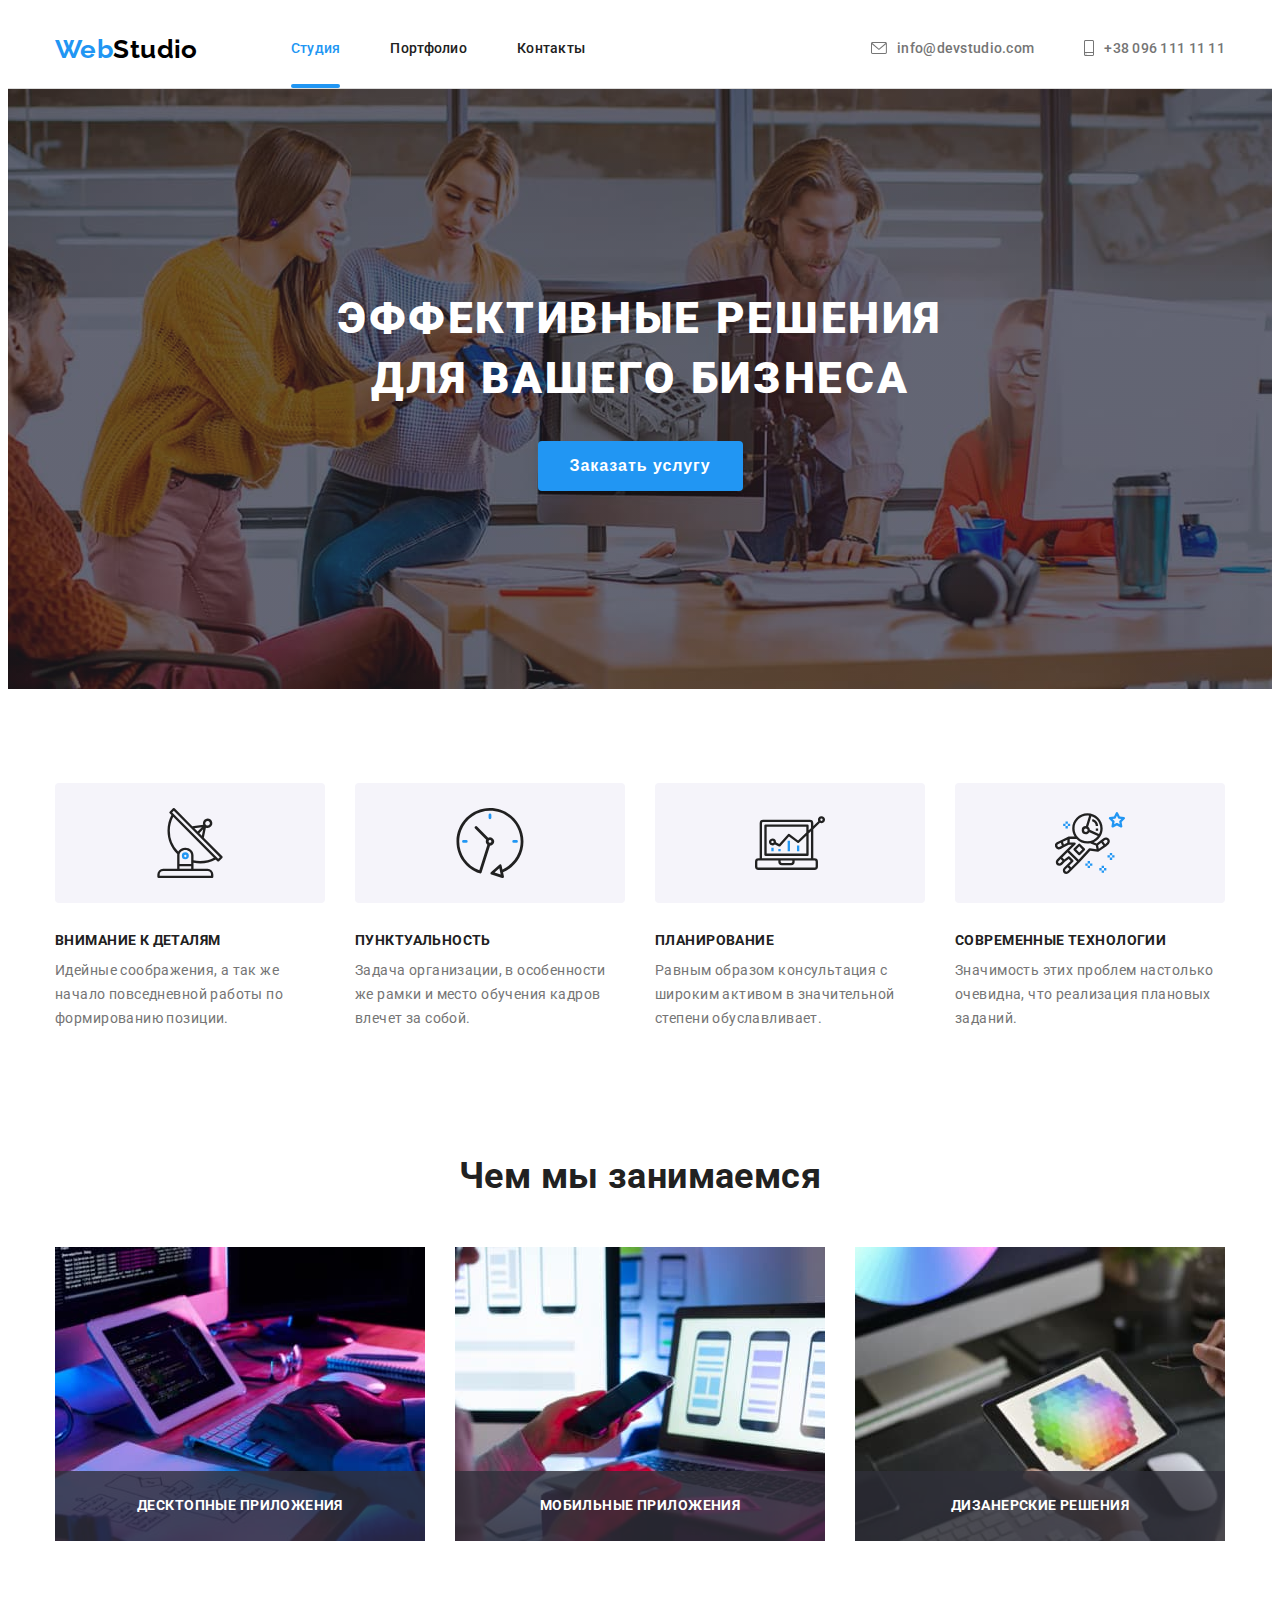
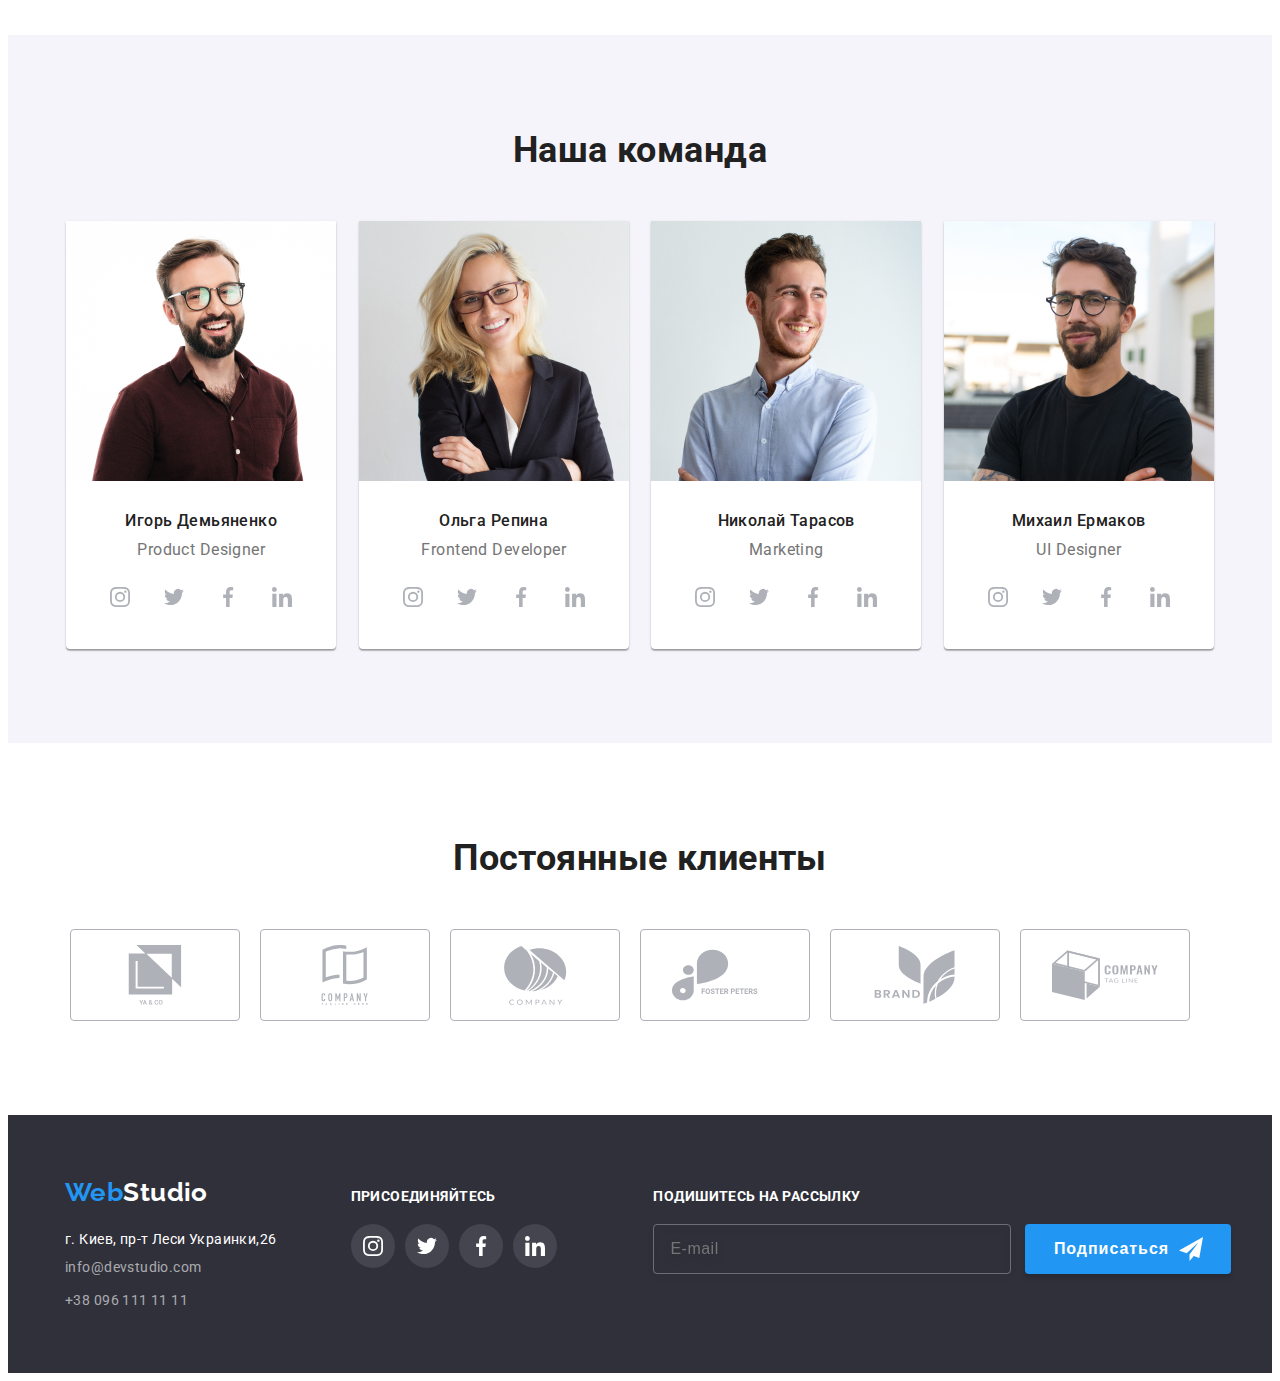
<file: index.html>
<!DOCTYPE html>
<html lang="ru">

<head>
    <meta charset="UTF-8">
    <meta http-equiv="X-UA-Compatible" content="IE=edge">
    <meta name="viewport" content="width=device-width, initial-scale=1.0">
    <title>Webstudio</title>
    <link rel="stylesheet" href="https://cdnjs.cloudflare.com/ajax/libs/modern-normalize/1.1.0/modern-normalize.min.css"
        integrity="sha512-wpPYUAdjBVSE4KJnH1VR1HeZfpl1ub8YT/NKx4PuQ5NmX2tKuGu6U/JRp5y+Y8XG2tV+wKQpNHVUX03MfMFn9Q=="
        crossorigin="anonymous" referrerpolicy="no-referrer" />
    <link rel="preconnect" href="https://fonts.googleapis.com">
    <link rel="preconnect" href="https://fonts.gstatic.com" crossorigin>
    <link
        href="https://fonts.googleapis.com/css2?family=Oleo+Script&family=Raleway:wght@700&family=Roboto:wght@400;500;700;900&display=swap"
        rel="stylesheet">

    <link rel="stylesheet" href="./css/main.css">

</head>

<body>
    <header class="header">
        <div class="container">
        <nav class="nav">
            <a class="nav-logo link" lang="en" href="index.html"><span class="nav-logo__span">Web</span>Studio</a>

            <button type="button" class="nav__button " data-menu-button aria-expanded="true" aria-controls="mobile-menu">
                <svg width="19px" height="19px" aria-label="переключатель мобильного меню">
                    
                    <use class="icon-menu" href="./images/sprite.svg#icon-menu_24px"> </use>
                    <use class="icon-close" href="./images/sprite.svg#icon-close_24px"> </use>
                </svg>
            </button>

            <div class="nav__mobile-menu " id="mobile-menu" data-menu>

            <ul class="nav-menu list">
                <li class="nav-menu__item"><a class="nav-menu__link link current" href="index.html">Студия</a></li>
                <li class="nav-menu__item"><a class="nav-menu__link link" href="portfolio.html">Портфолио</a></li>
                <li class="nav-menu__item"><a class="nav-menu__link link" href="#contacts">Контакты</a></li>
            </ul>
        
        <ul class="header-contacts list">
            <li class="header-contacts__item "><a class="header-contacts__link mail link" href="mailto:info@devstudio.com">
                    <svg class="header-contacts__icon" width="16" height="12">
                        <use href="./images/sprite.svg#envelope"></use>
                    </svg>info@devstudio.com</a>
            </li>
            <li class="header-contacts__item "><a class="header-contacts__link link" href="tel:+380961111111">
                    <svg class="header-contacts__icon" width="10" height="16">
                        <use href="./images/sprite.svg#smartphone"></use>
                    </svg>+38 096 111 11 11</a>
            </li>
        </ul>

        <ul class="social-menu list">
            <li class="social-menu__item"><a class="social-menu__link link current" href="#">Instagram</a></li>
            <li class="social-menu__item"><a class="social-menu__link link current" href="#">Twitter</a></li>
            <li class="social-menu__item"><a class="social-menu__link link current" href="#">Facebook</a></li>
            <li class="social-menu__item"><a class="social-menu__link link current" href="#">LinkedIn</a></li>
        </ul>

        </div>
        </nav>
        
        </div>
        
    </header>
    <main>
        <section class="hero">
            <div class="container">
            
                <h1 class="hero__title"> эффективные решения для вашего бизнеса </h1>
<button class="modal-button" data-modal-open type="button">Заказать услугу</button>

<div class="backdrop is-hidden" data-modal>
    <div class="modal-wrapper">
        
        <button class="modal-wrapper__close-button" data-modal-close type="button">
            <svg class="modal-wrapper__close-icon" width="11" height="11">
            <use  href="./images/sprite.svg#icon-close-btn" ></use>
        </svg>
    </button>
   
        <p class="modal-wrapper__title">Оставьте свои данные, мы вам перезвоним</p>
        
            <form action="modal-form js-users-form">

                <div class="modal-form__field">
                    <label for="name" class="modal-form__label">Имя</label>
    
                    <input class="modal-form__input" type="text" name="user-name" id="name" autocomplete="name" required>
                    
                        <svg class="modal-form__icon-input" width="12" height="12">
                            <use href="./images/sprite.svg#icon-user-modal-form"></use>
                        </svg>
                    
    
                </div>
    
                <div class="modal-form__field">
                    <label for="tel" class="modal-form__label">Телефон</label>
                    <input class="modal-form__input" type="tel" name="user-tel" id="tel" autocomplete="tel" required>
    
                    
                        <svg class="modal-form__icon-input" width="13" height="13">
                            <use href="./images/sprite.svg#icon-phone-modal-form"></use>
                        </svg>
                    
                </div>
    
                <div class="modal-form__field">
                    <label for="email" class="modal-form__label">Почта</label>
                    <input class="modal-form__input" type="email" name="user-email" id="email" autocomplete="email" required>
    
    
                        <svg class="modal-form__icon-input" width="15" height="12">
                            <use href="./images/sprite.svg#icon-envelope-modal-form"></use>
                        </svg>
                    
                </div>
    
                <div class="modal-form__field-last">
                    <label for="coments" class="modal-form__label">Коментарий</label>
                    <textarea class="modal-form__textarea" name="user-coments" id="coments" placeholder="Введите текст" ></textarea>
    
                </div>
    
    
    
                <div class="modal-checkbox">
                    
                        <input class="modal-checkbox__input visually-hidden " type="checkbox" name="agree-policy" value="agree" id="agree-policy" required> 
                        <label for="agree-policy" class="modal-checkbox__policy-box">Соглашаюсь с рассылкой и принимаю</label>
                        <a href="#" class="modal-checkbox__link">Условия договора</a>
                </div>
                <button type="submit" class="modal-form__btn-submit">Отправить</button>
            </form>
        
        
    </div>
    </div>
</div>

            
        </section>

        <section class="benefits">
            <div class="container">
            <h2 class="visually-hidden"> Наши преймущества</h2>
            <ul class="benefits__list list">
                <li class="benefits__item ">
                    <div class="benefits__before">
                        <svg class="benefits__icon">
                            <use href="./images/sprite.svg#antenna"></use>
                        </svg>
                    </div>
                    <h3 class="benefits__title">Внимание к деталям</h3>
                    <p class="benefits__descr">
                        Идейные соображения, а так же начало повседневной работы
                        по формированию позиции.
                    </p>
                </li>
                <li class="benefits__item ">
                    <div class="benefits__before">
                        <svg class="benefits__icon">
                            <use href="./images/sprite.svg#clock"></use>
                        </svg>
                    </div>
                    <h3 class="benefits__title">Пунктуальность</h3>
                    <p class="benefits__descr">
                        Задача организации, в особенности же рамки и место
                        обучения кадров влечет за собой.
                    </p>
                </li>
                <li class="benefits__item ">
                    <div class="benefits__before">
                        <svg class="benefits__icon">
                            <use href="./images/sprite.svg#diagram"></use>
                        </svg>
                    </div>
                    <h3 class="benefits__title">Планирование</h3>
                    <p class="benefits__descr">
                        Равным образом консультация с широким активом в значительной
                        степени обуславливает.
                    </p>
                </li>
                <li class="benefits__item ">
                    <div class="benefits__before">
                        <svg class="benefits__icon">
                            <use href="./images/sprite.svg#astronaut"></use>
                        </svg>
                    </div>
                    <h3 class="benefits__title">Современные технологии</h3>
                    <p class="benefits__descr">
                        Значимость этих проблем настолько очевидна,
                        что реализация плановых заданий.
                    </p>
                </li>
            </ul>
            </div>
        </section>

        <section class="works">
            <div class="container">

            <h2 class="works__title">Чем мы занимаемся</h2>

            <ul class="works__list list">
                <li class="works__item">
                    <picture>
                        <!-- Набір зображень для десктопних екранів -->
                    
                        <source media="(min-width: 1200px)" srcset="
                                                                            ./images/works/Works-1.jpg     1x,
                                                                            ./images/works/Works-1@2x.jpg  2x
                                                                          " type="image/jpg" />
                    
                    
                        <!-- Дефолтне зображення, яке відпрацює у будь-якому випадку -->
                        <img src="./images/works/Works-1.jpg" alt="Разработка" width="370" height="294" loading="lazy" />
                    </picture>
                
                        
                            <p class="works__thumb-title">Десктопные приложения</p>
                        
                    </li>
                <li class="works__item">
                    <picture>
                        <!-- Набір зображень для десктопних екранів -->
                    
                        <source media="(min-width: 1200px)" srcset="
                                                            ./images/works/Works-2.jpg     1x,
                                                            ./images/works/Works-2@2x.jpg  2x
                                                                     " type="image/jpg" />
                
                    
                        <!-- Дефолтне зображення, яке відпрацює у будь-якому випадку -->
                        <img src="./images/works/Works-2.jpg" alt="Планирование" width="370" height="294" loading="lazy" />
                    </picture>
                
                        <p class="works__thumb-title">Мобильные приложения</p>
                
                    </li>
                <li class="works__item">
                    <picture>
                        <!-- Набір зображень для десктопних екранів -->
                    
                        <source media="(min-width: 1200px)" srcset="
                                                                                ./images/works/Works-3.jpg     1x,
                                                                                ./images/works/Works-3@2x.jpg  2x
                                                                                         " type="image/jpg" />
                    
                    
                        <!-- Дефолтне зображення, яке відпрацює у будь-якому випадку -->
                        <img src="./images/works/Works-3.jpg" alt="Дизайн" width="370" height="294" loading="lazy" />
                    </picture>
                    
                
                    <p class="works__thumb-title">Дизанерские решения</p>
                
                </li>
            </ul>
            </div>
        </section>

        <section class="team">
            <div class="container">

            <h2 class="team__title">Наша команда</h2>

            <ul class="team__list list">
                <li class="team__item">
                    <picture>
                    <!-- Набір зображень для десктопних екранів -->
                  
                    <source media="(min-width: 1200px)" srcset="
                                    ./images/team/Team-1_lg.jpg     1x,
                                    ./images/team/Team-1_lg@2x.jpg  2x
                                  " type="image/jpg" />
                    <!-- Набір зображень для планшетних екранів -->
                   
                    <source media="(min-width: 768px)" srcset="
                                    ./images/team/Team-1_md.jpg    1x,
                                    ./images/team/Team-1_md@2x.jpg  2x
                                  " type="image/jpg" />
                    <!-- Набір зображень для мобільних екранів -->
                   
                    <source media="(max-width: 767px)"
                     srcset="
                                    ./images/team/Team-1_sm.jpg    1x,
                                    ./images/team/Team-1_sm@2x.jpg 2x
                                  " type="image/jpg" />
                    <!-- Дефолтне зображення, яке відпрацює у будь-якому випадку -->
                    <img class="team__img" src="./images/team/Team-1_sm.jpg" alt="Игорь"  loading="lazy" />
                </picture>
            
                    <div class="team__frame"><h3 class="team__player-title">Игорь Демьяненко </h3>
                    <p class="team__player-descr" lang="en">Product Designer</p>
                <ul class="social list">
                    <li class="social__item"><a href="#" class="social__link">
                            <svg class="social__icon">
                                <use href="./images/sprite.svg#instagram"></use>
                            </svg>
                        </a></li>
                    <li class="social__item"><a href="#" class="social__link">
                            <svg class="social__icon">
                                <use href="./images/sprite.svg#twitter"></use>
                            </svg>
                        </a></li>
                    <li class="social__item"><a href="#" class="social__link">
                            <svg class="social__icon">
                                <use href="./images/sprite.svg#facebook"></use>
                            </svg>
                        </a></li>
                    <li class="social__item"><a href="#" class="social__link">
                            <svg class="social__icon">
                                <use href="./images/sprite.svg#linkedin"></use>
                            </svg>
                        </a></li>
                </ul>
                </div>
                </li>
                <li class="team__item">
                    <picture>
                        <!-- Набір зображень для десктопних екранів -->
                    
                        <source media="(min-width: 1200px)" srcset="
                                                        ./images/team/Team-2_lg.jpg     1x,
                                                        ./images/team/Team-2_lg@2x.jpg  2x
                                                      " type="image/jpg" />
                        <!-- Набір зображень для планшетних екранів -->
                    
                        <source media="(min-width: 768px)" srcset="
                                                        ./images/team/Team-2_md.jpg    1x,
                                                        ./images/team/Team-2_md@2x.jpg  2x
                                                      " type="image/jpg" />
                        <!-- Набір зображень для мобільних екранів -->
                    
                        <source media="(max-width: 767px)" srcset="
                                                        ./images/team/Team-2_sm.jpg    1x,
                                                        ./images/team/Team-2_sm@2x.jpg 2x
                                                      " type="image/jpg" />
                        <!-- Дефолтне зображення, яке відпрацює у будь-якому випадку -->
                        <img class="team__img" src="./images/team/Team-2_sm.jpg " alt="Ольга"  loading="lazy" />
                    </picture>
                    
                    <div class="team__frame"><h3 class="team__player-title">Ольга Репина</h3>
                    <p class="team__player-descr" lang="en">Frontend Developer</p>
                <ul class="social list">
                    <li class="social__item"><a href="#" class="social__link">
                            <svg class="social__icon">
                                <use href="./images/sprite.svg#instagram"></use>
                            </svg>
                        </a></li>
                    <li class="social__item"><a href="#" class="social__link">
                            <svg class="social__icon">
                                <use href="./images/sprite.svg#twitter"></use>
                            </svg>
                        </a></li>
                    <li class="social__item"><a href="#" class="social__link">
                            <svg class="social__icon">
                                <use href="./images/sprite.svg#facebook"></use>
                            </svg>
                        </a></li>
                    <li class="social__item"><a href="#" class="social__link">
                            <svg class="social__icon">
                                <use href="./images/sprite.svg#linkedin"></use>
                            </svg>
                        </a></li>
                </ul>
                </div>
                </li>
                <li class="team__item">
                    <picture>
                        <!-- Набір зображень для десктопних екранів -->
                    
                        <source media="(min-width: 1200px)" srcset="
                                                        ./images/team/Team-3_lg.jpg     1x,
                                                        ./images/team/Team-3_lg@2x.jpg  2x
                                                      " type="image/jpg" />
                        <!-- Набір зображень для планшетних екранів -->
                    
                        <source media="(min-width: 768px)" srcset="
                                                        ./images/team/Team-3_md.jpg    1x,
                                                        ./images/team/Team-3_md@2x.jpg  2x
                                                      " type="image/jpg" />
                        <!-- Набір зображень для мобільних екранів -->
                    
                        <source media="(max-width: 767px)" srcset="
                                                        ./images/team/Team-3_sm.jpg    1x,
                                                        ./images/team/Team-3_sm@2x.jpg 2x
                                                      " type="image/jpg" />
                        <!-- Дефолтне зображення, яке відпрацює у будь-якому випадку -->
                        <img class="team__img" src="./images/team/Team-3_sm.jpg" alt="Николай"  loading="lazy" />
                    </picture>
                    
                    <div class="team__frame"><h3 class="team__player-title">Николай Тарасов</h3>
                    <p class="team__player-descr" lang="en">Marketing</p>
                <ul class="social list">
                    <li class="social__item"><a href="#" class="social__link">
                            <svg class="social__icon">
                                <use href="./images/sprite.svg#instagram"></use>
                            </svg>
                        </a></li>
                    <li class="social__item"><a href="#" class="social__link">
                            <svg class="social__icon">
                                <use href="./images/sprite.svg#twitter"></use>
                            </svg>
                        </a></li>
                    <li class="social__item"><a href="#" class="social__link">
                            <svg class="social__icon">
                                <use href="./images/sprite.svg#facebook"></use>
                            </svg>
                        </a></li>
                    <li class="social__item"><a href="#" class="social__link">
                            <svg class="social__icon">
                                <use href="./images/sprite.svg#linkedin"></use>
                            </svg>
                        </a></li>
                </ul>
                </div>
                </li>
                <li class="team__item">
                    <picture>
                        <!-- Набір зображень для десктопних екранів -->
                    
                        <source media="(min-width: 1200px)" srcset="
                                                        ./images/team/Team-4_lg.jpg     1x,
                                                        ./images/team/Team-4_lg@2x.jpg  2x
                                                      " type="image/jpg" />
                        <!-- Набір зображень для планшетних екранів -->
                    
                        <source media="(min-width: 768px)" srcset="
                                                        ./images/team/Team-4_md.jpg    1x,
                                                        ./images/team/Team-4_md@2x.jpg  2x
                                                      " type="image/jpg" />
                        <!-- Набір зображень для мобільних екранів -->
                    
                        <source media="(max-width: 767px)" srcset="
                                                        ./images/team/Team-4_sm.jpg    1x,
                                                        ./images/team/Team-4_sm@2x.jpg 2x
                                                      " type="image/jpg" />
                        <!-- Дефолтне зображення, яке відпрацює у будь-якому випадку -->
                        <img class="team__img" src="./images/team/Team-4_sm.jpg" alt="Игорь"  loading="lazy" />
                    </picture>
                    
                   
                    <div class="team__frame"><h3 class="team__player-title">Михаил Ермаков</h3>
                    <p class="team__player-descr" lang="en">UI Designer</p>
                <ul class="social list">
                    <li class="social__item"><a href="#" class="social__link">
                            <svg class="social__icon">
                                <use href="./images/sprite.svg#instagram"></use>
                            </svg>
                        </a></li>
                    <li class="social__item"><a href="#" class="social__link">
                            <svg class="social__icon">
                                <use href="./images/sprite.svg#twitter"></use>
                            </svg>
                        </a></li>
                    <li class="social__item"><a href="#" class="social__link">
                            <svg class="social__icon">
                                <use href="./images/sprite.svg#facebook"></use>
                            </svg>
                        </a></li>
                    <li class="social__item"><a href="#" class="social__link">
                            <svg class="social__icon">
                                <use href="./images/sprite.svg#linkedin"></use>
                            </svg>
                        </a></li>
                </ul>
                </div>
                </li>
            </ul>
            </div>
        </section>
 
        <section class="partner">
            <div class="container">
                <h2 class="partner__title">Постоянные клиенты</h2>
                <ul class="partner__list list">
                    <li class="partner__item"><a href="#" class="partner__link">
                            <svg class="partner__icon ">
                                <use href="./images/sprite.svg#group"></use>
                            </svg>
                        </a></li>
                    <li class="partner__item"><a href="#" class="partner__link">
                            <svg class="partner__icon">
                                <use href="./images/sprite.svg#group-1"></use>
                            </svg>
                        </a></li>
                    <li class="partner__item"><a href="#" class="partner__link">
                            <svg class="partner__icon">
                                <use href="./images/sprite.svg#group-2"></use>
                            </svg>
                        </a></li>
                    <li class="partner__item"><a href="#" class="partner__link">
                            <svg class="partner__icon">
                                <use href="./images/sprite.svg#group-3"></use>
                            </svg>
                        </a></li>
                    <li class="partner__item"><a href="#" class="partner__link">
                            <svg class="partner__icon">
                                <use href="./images/sprite.svg#group-4"></use>
                            </svg>
                        </a></li>
                    <li class="partner__item"><a href="#" class="partner__link">
                            <svg class="partner__icon">
                                <use href="./images/sprite.svg#group-5"></use>
                            </svg>
                        </a></li>
                </ul>
            </div>
            </section>
        

    </main>

    <footer class="footer">
        <div class="container">
        

        <div class="footer__item">
            
            <a class="logo-footer link" lang="en" href="index.html"><span class="logo-footer__span">Web</span>Studio</a>
        <address class="address">
            <ul class="address__list list">
                <li class="address__item"><a class="addres__link-map link" href="https://goo.gl/maps/f1McvQRz6KP4o4kd8" target="_blank"
                        rel="noopener noreferrer">г. Киев, пр-т Леси Украинки,26</a></li>
                <li class="address__item"><a class="addres__link link" href="mailto:info@devstudio.com">info@devstudio.com</a></li>
                <li class="address__item"><a class="addres__link link" href="tel:+380961111111">+38 096 111 11 11</a></li>
            </ul>
            
            </address>
        </div>

            <div class="footer__item">

                <div class="social-footer">
                <p class="social-footer__title">Присоединяйтесь</p>
                <ul class="social list">
                    <li class="social__item"><a href="#" class="social__link social__link--bg">
                            <svg class="social__icon">
                                <use href="./images/sprite.svg#instagram"></use>
                            </svg>
                        </a></li>
                    <li class="social__item"><a href="#" class="social__link social__link--bg">
                            <svg class="social__icon">
                                <use href="./images/sprite.svg#twitter"></use>
                            </svg>
                        </a></li>
                    <li class="social__item"><a href="#" class="social__link social__link--bg">
                            <svg class="social__icon">
                                <use href="./images/sprite.svg#facebook"></use>
                            </svg>
                        </a></li>
                    <li class="social__item"><a href="#" class="social__link social__link--bg">
                            <svg class="social__icon">
                                <use href="./images/sprite.svg#linkedin"></use>
                            </svg>
                        </a></li>
                </ul>
            </div>
            </div>

            <div class="footer__item">
                <div class="subscribe">
                <p class="subscribe__title">Подишитесь на рассылку</p>
            
               
                    <form action="subscribe__form js-users-form">
                        
                            <label for="email-footer" class="subscribe__label-label"></label>
                            <input class="subscribe__input" type="email" name="user-email" id="email-footer" autocomplete="email"
                                placeholder="E-mail">
        
                            <button class="subscribe__btn" type="submit">Подписаться
            
                                <svg class="subscribe__icon">
                                    <use href="./images/sprite.svg#icon-icon-send"></use>
                                </svg>
                            </button>
                        
                    </form>
                </div>
            </div>
            
        
        </div>
            </footer> 

            <script src="./js/modal.js"></script>
            <script src="./js/mobile-menu.js"></script>
            </body>
            
            </html>
</file>
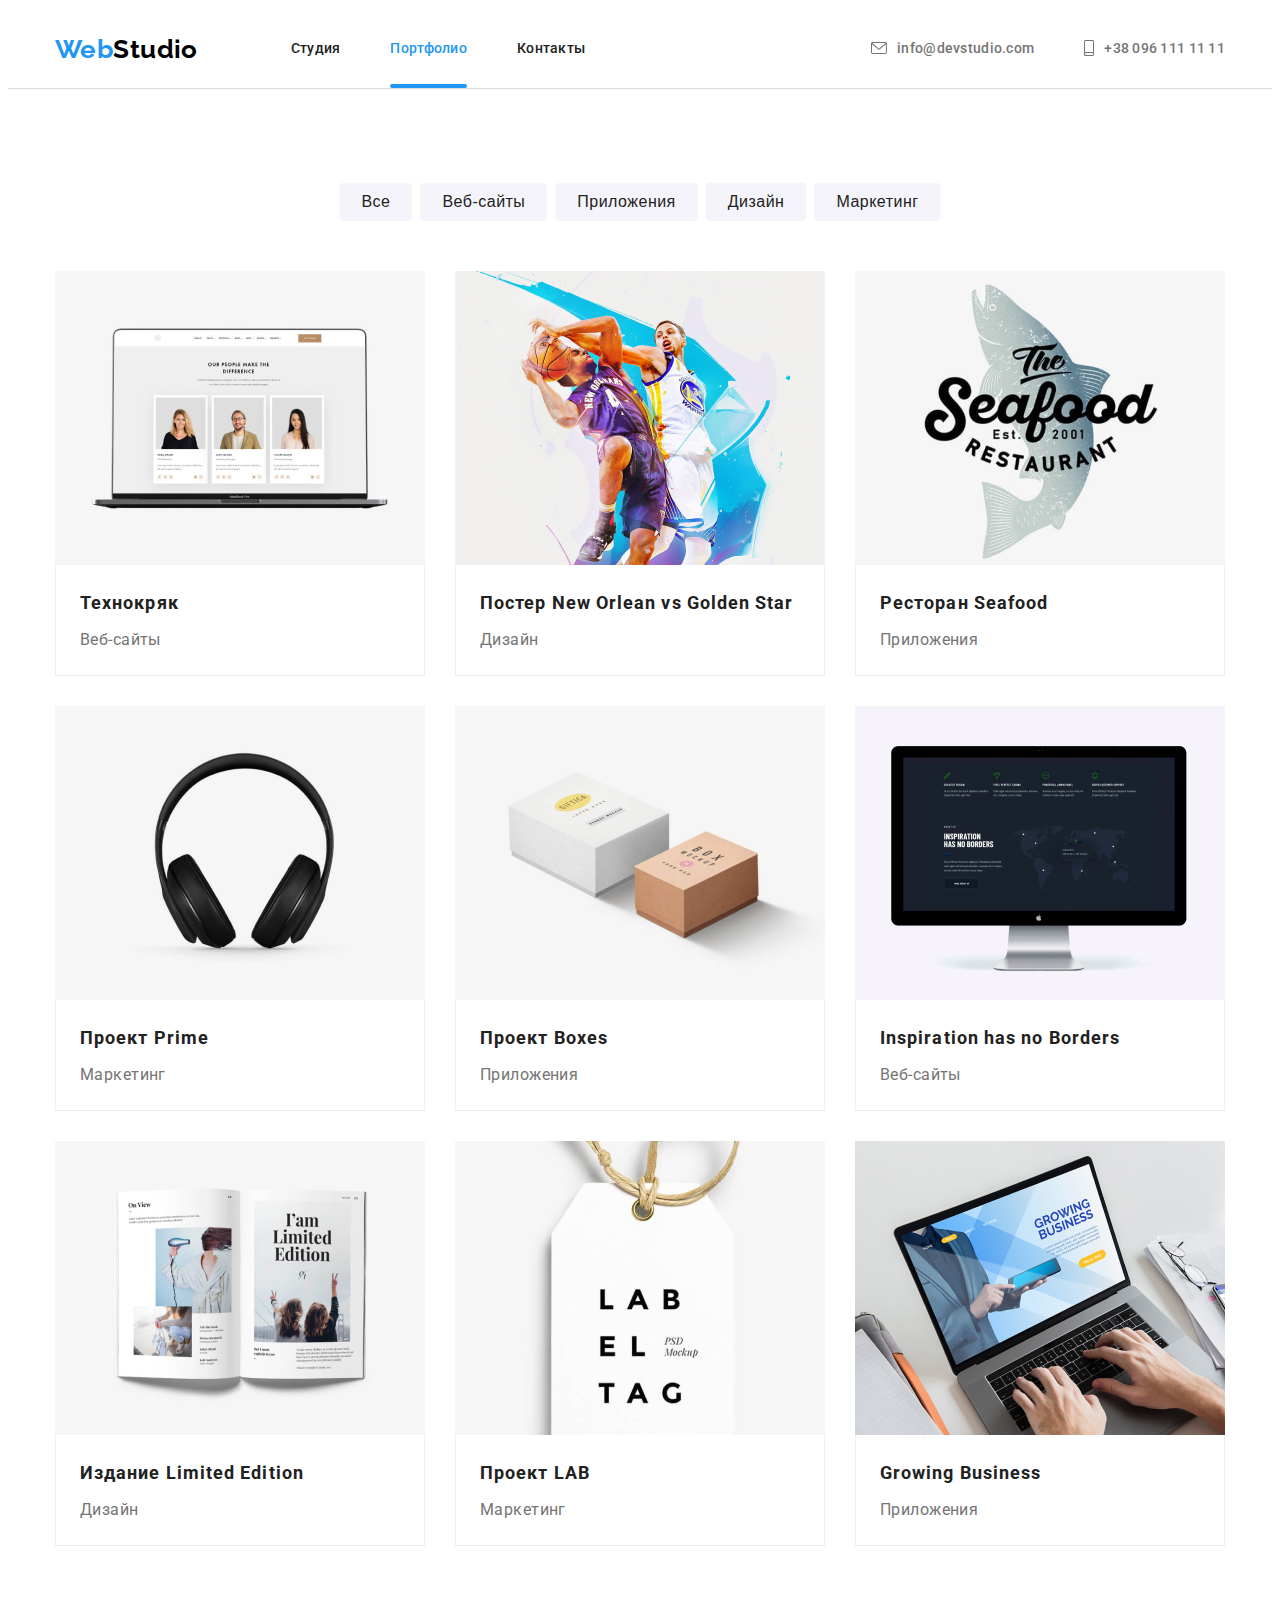
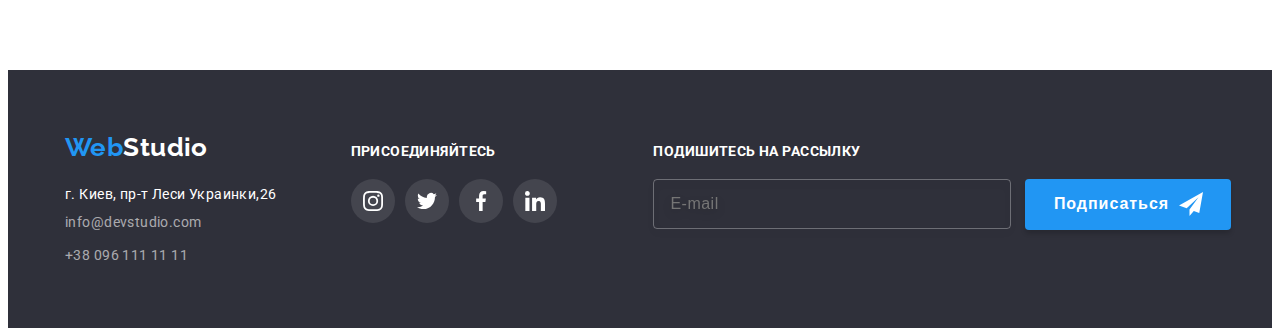
<file: portfolio.html>
<!DOCTYPE html>
<html lang="ru">

<head>
    <meta charset="UTF-8">
    <meta http-equiv="X-UA-Compatible" content="IE=edge">
    <meta name="viewport" content="width=device-width, initial-scale=1.0">
    <title>Webstudio</title>
    <link rel="stylesheet" href="https://cdnjs.cloudflare.com/ajax/libs/modern-normalize/1.1.0/modern-normalize.min.css"
        integrity="sha512-wpPYUAdjBVSE4KJnH1VR1HeZfpl1ub8YT/NKx4PuQ5NmX2tKuGu6U/JRp5y+Y8XG2tV+wKQpNHVUX03MfMFn9Q=="
        crossorigin="anonymous" referrerpolicy="no-referrer" />
    <link rel="preconnect" href="https://fonts.googleapis.com">
    <link rel="preconnect" href="https://fonts.gstatic.com" crossorigin>
    <link
        href="https://fonts.googleapis.com/css2?family=Oleo+Script&family=Raleway:wght@700&family=Roboto:wght@400;500;700;900&display=swap"
        rel="stylesheet">

    <link rel="stylesheet" href="./css/main.min.css">
</head>

<body>
    <header class="header">
        <div class="container">
            <nav class="nav">
                <a class="nav-logo link" lang="en" href="index.html"><span class="nav-logo__span">Web</span>Studio</a>
    
                <button type="button" class="nav__button is-open" data-menu-button aria-expanded="false"
                    aria-controls="mobile-menu">
                    <svg width="19px" height="19px" aria-label="переключатель мобильного меню">
                        <use class="icon-close" href="./images/sprite.svg#icon-close_24px"> </use>
                        <use class="icon-menu" href="./images/sprite.svg#icon-menu_24px"> </use>
                    </svg>
                </button>
    
                <div class="nav__mobile-menu is-open" id="mobile-menu" data-menu>
    
                    <ul class="nav-menu list">
                        <li class="nav-menu__item"><a class="nav-menu__link link " href="index.html">Студия</a></li>
                        <li class="nav-menu__item"><a class="nav-menu__link link current" href="portfolio.html">Портфолио</a></li>
                        <li class="nav-menu__item"><a class="nav-menu__link link" href="#contacts">Контакты</a></li>
                    </ul>
    
                    <ul class="header-contacts list">
                        <li class="header-contacts__item "><a class="header-contacts__link mail link"
                                href="mailto:info@devstudio.com">
                                <svg class="header-contacts__icon" width="16" height="12">
                                    <use href="./images/sprite.svg#envelope"></use>
                                </svg>info@devstudio.com</a>
                        </li>
                        <li class="header-contacts__item "><a class="header-contacts__link link" href="tel:+380961111111">
                                <svg class="header-contacts__icon" width="10" height="16">
                                    <use href="./images/sprite.svg#smartphone"></use>
                                </svg>+38 096 111 11 11</a>
                        </li>
                    </ul>

                    <ul class="social-menu list">
                        <li class="social-menu__item"><a class="social-menu__link link current" href="#">Instagram</a></li>
                        <li class="social-menu__item"><a class="social-menu__link link current" href="#">Twitter</a></li>
                        <li class="social-menu__item"><a class="social-menu__link link current" href="#">Facebook</a></li>
                        <li class="social-menu__item"><a class="social-menu__link link current" href="#">LinkedIn</a></li>
                    </ul>
    
                </div>
            </nav>
    
        </div>
    
    </header>
    <main>
        <section class="portfolio">
            <div class="container">
          
                <h1 class="visually-hidden"> Портфолио </h1>
<ul class="portfolio-menu list">
    <li class="portfolio-menu__item"><button class="portfolio-menu__btn" type="button">Все</button></li>
    <li class="portfolio-menu__item"><button class="portfolio-menu__btn" type="button">Веб-сайты</button></li>
    <li class="portfolio-menu__item"><button class="portfolio-menu__btn" type="button">Приложения</button></li>
    <li class="portfolio-menu__item"><button class="portfolio-menu__btn" type="button">Дизайн</button></li>
    <li class="portfolio-menu__item"><button class="portfolio-menu__btn" type="button">Маркетинг</button></li>
</ul>        
            
        
            <ul class="portfolio-galery list">
                <li class="portfolio-galery__item ">
                    <a class="portfolio-galery__link link" href="#">
                    <div class="portfolio-galery__thumb">
                        <picture>
                            <!-- Набір зображень для десктопних екранів -->
                        
                            <source media="(min-width: 1200px)" srcset="
                                                            ./images/portfolio/gallery_lg/gallery-1_lg.jpg     1x,
                                                            ./images/portfolio/gallery_lg/gallery-1_lg@2x.jpg  2x
                                                          " type="image/jpg" />
                            <!-- Набір зображень для планшетних екранів -->
                        
                            <source media="(min-width: 768px)" srcset="
                                                            ./images/portfolio/gallery_md/gallery-1_md.jpg    1x,
                                                            ./images/portfolio/gallery_md/gallery-1_md@2x.jpg  2x
                                                          " type="image/jpg" />
                            <!-- Набір зображень для мобільних екранів -->
                        
                            <source media="(max-width: 767px)" srcset="
                                                            ./images/portfolio/gallery_sm/gallery-1_sm.jpg    1x,
                                                            ./images/portfolio/gallery_sm/gallery-1_sm@2x.jpg 2x
                                                          " type="image/jpg" />
                            <!-- Дефолтне зображення, яке відпрацює у будь-якому випадку -->
                            <img class="portfolio-galery__img" src="./images/portfolio/gallery_sm/gallery-1_sm.jpg " alt="Сайт" loading="lazy" />
                        </picture>
                    
                    <div class="portfolio-galery__overlay">
                        <p> Технокряк это современная площадка распространения коронавируса. Компании используют эту платформу для цифрового
                            шпионажа и атак на защищённые сервера конкурентов. </p>
                    </div>
                    </div>
                    <div class="card">
                    <h2 class="card__title">Технокряк</h2>
                    <p class="card__group" lang="en">Веб-сайты</p>
                    </div>
                    </a>
                </li>
                <li class="portfolio-galery__item ">
                    <a class="portfolio-galery__link link" href="#">
                    <div class="portfolio-galery__thumb">
                        <picture>
                            <!-- Набір зображень для десктопних екранів -->
                        
                            <source media="(min-width: 1200px)" srcset="
                                                                                    ./images/portfolio/gallery_lg/gallery-2_lg.jpg     1x,
                                                                                    ./images/portfolio/gallery_lg/gallery-2_lg@2x.jpg  2x
                                                                                  " type="image/jpg" />
                            <!-- Набір зображень для планшетних екранів -->
                        
                            <source media="(min-width: 768px)" srcset="
                                                                                    ./images/portfolio/gallery_md/gallery-2_md.jpg    1x,
                                                                                    ./images/portfolio/gallery_md/gallery-2_md@2x.jpg  2x
                                                                                  " type="image/jpg" />
                            <!-- Набір зображень для мобільних екранів -->
                        
                            <source media="(max-width: 767px)" srcset="
                                                                                    ./images/portfolio/gallery_sm/gallery-2_sm.jpg    1x,
                                                                                    ./images/portfolio/gallery_sm/gallery-2_sm@2x.jpg 2x
                                                                                  " type="image/jpg" />
                            <!-- Дефолтне зображення, яке відпрацює у будь-якому випадку -->
                            <img class="portfolio-galery__img" src="./images/portfolio/gallery_sm/gallery-2_sm.jpg " alt="Постер" loading="lazy" />
                        </picture>
                        
                    <div class="portfolio-galery__overlay">
                        <p> Технокряк это современная площадка распространения коронавируса. Компании используют эту платформу для цифрового
                            шпионажа и атак на защищённые сервера конкурентов. </p>
                    </div>
                    </div>
                    <div class="card">
                    <h2 class="card__title">Постер New Orlean vs Golden Star</h2>
                    <p class="card__group" lang="en">Дизайн</p>
                    </div>
                    </a>
                </li>
                <li class="portfolio-galery__item ">
                    <a class="portfolio-galery__link link" href="#">
                    <div class="portfolio-galery__thumb">
                        <picture>
                            <!-- Набір зображень для десктопних екранів -->
                        
                            <source media="(min-width: 1200px)" srcset="
                                                                                    ./images/portfolio/gallery_lg/gallery-3_lg.jpg     1x,
                                                                                    ./images/portfolio/gallery_lg/gallery-3_lg@2x.jpg  2x
                                                                                  " type="image/jpg" />
                            <!-- Набір зображень для планшетних екранів -->
                        
                            <source media="(min-width: 768px)" srcset="
                                                                                    ./images/portfolio/gallery_md/gallery-3_md.jpg    1x,
                                                                                    ./images/portfolio/gallery_md/gallery-3_md@2x.jpg  2x
                                                                                  " type="image/jpg" />
                            <!-- Набір зображень для мобільних екранів -->
                        
                            <source media="(max-width: 767px)" srcset="
                                                                                    ./images/portfolio/gallery_sm/gallery-3_sm.jpg    1x,
                                                                                    ./images/portfolio/gallery_sm/gallery-3_sm@2x.jpg 2x
                                                                                  " type="image/jpg" />
                            <!-- Дефолтне зображення, яке відпрацює у будь-якому випадку -->
                            <img class="portfolio-galery__img" src="./images/portfolio/gallery_sm/gallery-3_sm.jpg " alt="Ресторан" loading="lazy" />
                        </picture>
                        
                    <div class="portfolio-galery__overlay">
                        <p> Технокряк это современная площадка распространения коронавируса. Компании используют эту платформу для цифрового
                            шпионажа и атак на защищённые сервера конкурентов. </p>
                    </div>
                    </div>
                    <div class="card">
                    <h2 class="card__title">Ресторан Seafood</h2>
                    <p class="card__group" lang="en">Приложения</p>
                    </div>
                    </a>
                </li>
                <li class="portfolio-galery__item ">
                    <a class="portfolio-galery__link link" href="#">
                    <div class="portfolio-galery__thumb">
                        <picture>
                            <!-- Набір зображень для десктопних екранів -->
                        
                            <source media="(min-width: 1200px)" srcset="
                                                                                    ./images/portfolio/gallery_lg/gallery-4_lg.jpg     1x,
                                                                                    ./images/portfolio/gallery_lg/gallery-4_lg@2x.jpg  2x
                                                                                  " type="image/jpg" />
                            <!-- Набір зображень для планшетних екранів -->
                        
                            <source media="(min-width: 768px)" srcset="
                                                                                    ./images/portfolio/gallery_md/gallery-4_md.jpg    1x,
                                                                                    ./images/portfolio/gallery_md/gallery-4_md@2x.jpg  2x
                                                                                  " type="image/jpg" />
                            <!-- Набір зображень для мобільних екранів -->
                        
                            <source media="(max-width: 767px)" srcset="
                                                                                    ./images/portfolio/gallery_sm/gallery-4_sm.jpg    1x,
                                                                                    ./images/portfolio/gallery_sm/gallery-4_sm@2x.jpg 2x
                                                                                  " type="image/jpg" />
                            <!-- Дефолтне зображення, яке відпрацює у будь-якому випадку -->
                            <img class="portfolio-galery__img" src="./images/portfolio/gallery_sm/gallery-4_sm.jpg " alt="Наушники" loading="lazy" />
                        </picture>
                        
                    <div class="portfolio-galery__overlay">
                        <p> Технокряк это современная площадка распространения коронавируса. Компании используют эту платформу для цифрового
                            шпионажа и атак на защищённые сервера конкурентов. </p>
                    </div>
                    </div>
                    <div class="card">
                    <h2 class="card__title">Проект Prime</h2>
                    <p class="card__group" lang="en">Маркетинг</p>
                    </div>
                    </a>
                </li>
                <li class="portfolio-galery__item ">
                    <a class="portfolio-galery__link link" href="#">
                    <div class="portfolio-galery__thumb">
                        <picture>
                            <!-- Набір зображень для десктопних екранів -->
                        
                            <source media="(min-width: 1200px)" srcset="
                                                                                    ./images/portfolio/gallery_lg/gallery-5_lg.jpg     1x,
                                                                                    ./images/portfolio/gallery_lg/gallery-5_lg@2x.jpg  2x
                                                                                  " type="image/jpg" />
                            <!-- Набір зображень для планшетних екранів -->
                        
                            <source media="(min-width: 768px)" srcset="
                                                                                    ./images/portfolio/gallery_md/gallery-5_md.jpg    1x,
                                                                                    ./images/portfolio/gallery_md/gallery-5_md@2x.jpg  2x
                                                                                  " type="image/jpg" />
                            <!-- Набір зображень для мобільних екранів -->
                        
                            <source media="(max-width: 767px)" srcset="
                                                                                    ./images/portfolio/gallery_sm/gallery-5_sm.jpg    1x,
                                                                                    ./images/portfolio/gallery_sm/gallery-5_sm@2x.jpg 2x
                                                                                  " type="image/jpg" />
                            <!-- Дефолтне зображення, яке відпрацює у будь-якому випадку -->
                            <img class="portfolio-galery__img" src="./images/portfolio/gallery_sm/gallery-5_sm.jpg " alt="Коробки" loading="lazy" />
                        </picture>
                        
                    <div class="portfolio-galery__overlay">
                        <p> Технокряк это современная площадка распространения коронавируса. Компании используют эту платформу для цифрового
                            шпионажа и атак на защищённые сервера конкурентов. </p>
                    </div>
                    </div>
                    <div class="card">
                    <h2 class="card__title">Проект Boxes</h2>
                    <p class="card__group" lang="en">Приложения</p>
                    </div>
                    </a>
                </li>
                <li class="portfolio-galery__item ">
                    <a class="portfolio-galery__link link" href="#">
                    <div class="portfolio-galery__thumb">
                        <picture>
                            <!-- Набір зображень для десктопних екранів -->
                        
                            <source media="(min-width: 1200px)" srcset="
                                                                                    ./images/portfolio/gallery_lg/gallery-6_lg.jpg     1x,
                                                                                    ./images/portfolio/gallery_lg/gallery-6_lg@2x.jpg  2x
                                                                                  " type="image/jpg" />
                            <!-- Набір зображень для планшетних екранів -->
                        
                            <source media="(min-width: 768px)" srcset="
                                                                                    ./images/portfolio/gallery_md/gallery-6_md.jpg    1x,
                                                                                    ./images/portfolio/gallery_md/gallery-6_md@2x.jpg  2x
                                                                                  " type="image/jpg" />
                            <!-- Набір зображень для мобільних екранів -->
                        
                            <source media="(max-width: 767px)" srcset="
                                                                                    ./images/portfolio/gallery_sm/gallery-6_sm.jpg    1x,
                                                                                    ./images/portfolio/gallery_sm/gallery-6_sm@2x.jpg 2x
                                                                                  " type="image/jpg" />
                            <!-- Дефолтне зображення, яке відпрацює у будь-якому випадку -->
                            <img class="portfolio-galery__img" src="./images/portfolio/gallery_sm/gallery-6_sm.jpg " alt="Монитор" loading="lazy" />
                        </picture>
                        
                    <div class="portfolio-galery__overlay">
                        <p> Технокряк это современная площадка распространения коронавируса. Компании используют эту платформу для цифрового
                            шпионажа и атак на защищённые сервера конкурентов. </p>
                    </div>
                    </div>
                    <div class="card">
                    <h2 class="card__title">Inspiration has no Borders</h2>
                    <p class="card__group" lang="en">Веб-сайты</p>
                    </div>
                    </a>
                </li>
                <li class="portfolio-galery__item ">
                    <a class="portfolio-galery__link link" href="#">
                    <div class="portfolio-galery__thumb">
                        <picture>
                            <!-- Набір зображень для десктопних екранів -->
                        
                            <source media="(min-width: 1200px)" srcset="
                                                                                    ./images/portfolio/gallery_lg/gallery-7_lg.jpg     1x,
                                                                                    ./images/portfolio/gallery_lg/gallery-7_lg@2x.jpg  2x
                                                                                  " type="image/jpg" />
                            <!-- Набір зображень для планшетних екранів -->
                        
                            <source media="(min-width: 768px)" srcset="
                                                                                    ./images/portfolio/gallery_md/gallery-7_md.jpg    1x,
                                                                                    ./images/portfolio/gallery_md/gallery-7_md@2x.jpg  2x
                                                                                  " type="image/jpg" />
                            <!-- Набір зображень для мобільних екранів -->
                        
                            <source media="(max-width: 767px)" srcset="
                                                                                    ./images/portfolio/gallery_sm/gallery-7_sm.jpg    1x,
                                                                                    ./images/portfolio/gallery_sm/gallery-7_sm@2x.jpg 2x
                                                                                  " type="image/jpg" />
                            <!-- Дефолтне зображення, яке відпрацює у будь-якому випадку -->
                            <img class="portfolio-galery__img" src="./images/portfolio/gallery_sm/gallery-7_sm.jpg " alt="Книга" loading="lazy" />
                        </picture>
                        
                    <div class="portfolio-galery__overlay">
                        <p> Технокряк это современная площадка распространения коронавируса. Компании используют эту платформу для цифрового
                            шпионажа и атак на защищённые сервера конкурентов. </p>
                    </div>
                    </div>
                    <div class="card">
                    <h2 class="card__title">Издание Limited Edition</h2>
                    <p class="card__group" lang="en">Дизайн</p>
                    </div>
                    </a>
                </li>
                <li class="portfolio-galery__item ">
                    <a class="portfolio-galery__link link" href="#">
                    <div class="portfolio-galery__thumb">
                        <picture>
                            <!-- Набір зображень для десктопних екранів -->
                        
                            <source media="(min-width: 1200px)" srcset="
                                                                                    ./images/portfolio/gallery_lg/gallery-8_lg.jpg     1x,
                                                                                    ./images/portfolio/gallery_lg/gallery-8_lg@2x.jpg  2x
                                                                                  " type="image/jpg" />
                            <!-- Набір зображень для планшетних екранів -->
                        
                            <source media="(min-width: 768px)" srcset="
                                                                                    ./images/portfolio/gallery_md/gallery-8_md.jpg    1x,
                                                                                    ./images/portfolio/gallery_md/gallery-8_md@2x.jpg  2x
                                                                                  " type="image/jpg" />
                            <!-- Набір зображень для мобільних екранів -->
                        
                            <source media="(max-width: 767px)" srcset="
                                                                                    ./images/portfolio/gallery_sm/gallery-8_sm.jpg    1x,
                                                                                    ./images/portfolio/gallery_sm/gallery-8_sm@2x.jpg 2x
                                                                                  " type="image/jpg" />
                            <!-- Дефолтне зображення, яке відпрацює у будь-якому випадку -->
                            <img class="portfolio-galery__img" src="./images/portfolio/gallery_sm/gallery-8_sm.jpg " alt="Карточка" loading="lazy" />
                        </picture>
                        
                    <div class="portfolio-galery__overlay">
                        <p> Технокряк это современная площадка распространения коронавируса. Компании используют эту платформу для цифрового
                            шпионажа и атак на защищённые сервера конкурентов. </p>
                    </div>
                    </div>
                    <div class="card">
                    <h2 class="card__title">Проект LAB</h2>
                    <p class="card__group" lang="en">Маркетинг</p>
                    </div>
                    </a>
                </li>
                <li class="portfolio-galery__item ">
                    <a class="portfolio-galery__link link" href="#">
                    <div class="portfolio-galery__thumb">
                        <picture>
                            <!-- Набір зображень для десктопних екранів -->
                        
                            <source media="(min-width: 1200px)" srcset="
                                                                                    ./images/portfolio/gallery_lg/gallery-9_lg.jpg     1x,
                                                                                    ./images/portfolio/gallery_lg/gallery-9_lg@2x.jpg  2x
                                                                                  " type="image/jpg" />
                            <!-- Набір зображень для планшетних екранів -->
                        
                            <source media="(min-width: 768px)" srcset="
                                                                                    ./images/portfolio/gallery_md/gallery-9_md.jpg    1x,
                                                                                    ./images/portfolio/gallery_md/gallery-9_md@2x.jpg  2x
                                                                                  " type="image/jpg" />
                            <!-- Набір зображень для мобільних екранів -->
                        
                            <source media="(max-width: 767px)" srcset="
                                                                                    ./images/portfolio/gallery_sm/gallery-9_sm.jpg    1x,
                                                                                    ./images/portfolio/gallery_sm/gallery-9_sm@2x.jpg 2x
                                                                                  " type="image/jpg" />
                            <!-- Дефолтне зображення, яке відпрацює у будь-якому випадку -->
                            <img class="portfolio-galery__img" src="./images/portfolio/gallery_sm/gallery-9_sm.jpg " alt="Ноутбук" loading="lazy" />
                        </picture>
                        
                    <div class="portfolio-galery__overlay">
                        <p> Технокряк это современная площадка распространения коронавируса. Компании используют эту платформу для цифрового
                            шпионажа и атак на защищённые сервера конкурентов. </p>
                    </div>
                    </div>
                    <div class="card">
                    <h2 class="card__title">Growing Business</h2>
                    <p class="card__group" lang="en">Приложения</p>
                    </div>
                    </a>
                </li>
                
            </ul>
            </div>

        </section>
        </main>

<footer class="footer">
        <div class="container">
        

        <div class="footer__item">
            
            <a class="logo-footer link" lang="en" href="index.html"><span class="logo-footer__span">Web</span>Studio</a>
        <address class="address">
            <ul class="address__list list">
                <li class="address__item"><a class="addres__link-map link" href="https://goo.gl/maps/f1McvQRz6KP4o4kd8" target="_blank"
                        rel="noopener noreferrer">г. Киев, пр-т Леси Украинки,26</a></li>
                <li class="address__item"><a class="addres__link link" href="mailto:info@devstudio.com">info@devstudio.com</a></li>
                <li class="address__item"><a class="addres__link link" href="tel:+380961111111">+38 096 111 11 11</a></li>
            </ul>
            
            </address>
        </div>

            <div class="footer__item">

                <div class="social-footer">
                <p class="social-footer__title">Присоединяйтесь</p>
                <ul class="social list">
                    <li class="social__item"><a href="#" class="social__link social__link--bg">
                            <svg class="social__icon">
                                <use href="./images/sprite.svg#instagram"></use>
                            </svg>
                        </a></li>
                    <li class="social__item"><a href="#" class="social__link social__link--bg">
                            <svg class="social__icon">
                                <use href="./images/sprite.svg#twitter"></use>
                            </svg>
                        </a></li>
                    <li class="social__item"><a href="#" class="social__link social__link--bg">
                            <svg class="social__icon">
                                <use href="./images/sprite.svg#facebook"></use>
                            </svg>
                        </a></li>
                    <li class="social__item"><a href="#" class="social__link social__link--bg">
                            <svg class="social__icon">
                                <use href="./images/sprite.svg#linkedin"></use>
                            </svg>
                        </a></li>
                </ul>
            </div>
            </div>

            <div class="footer__item">
                <div class="subscribe">
                <p class="subscribe__title">Подишитесь на рассылку</p>
            
               
                    <form action="subscribe__form js-users-form">
                        
                            <label for="email-footer" class="subscribe__label-label"></label>
                            <input class="subscribe__input" type="email" name="user-email" id="email-footer" autocomplete="email"
                                placeholder="E-mail">
        
                            <button class="subscribe__btn" type="submit">Подписаться
            
                                <svg class="subscribe__icon">
                                    <use href="./images/sprite.svg#icon-icon-send"></use>
                                </svg>
                            </button>
                        
                    </form>
                </div>
            </div>
            
        
        </div>
            </footer>

            <script src="./js/modal.js"></script>
            <script src="./js/mobile-menu.js"></script>
            </body>
            
            </html>
</file>
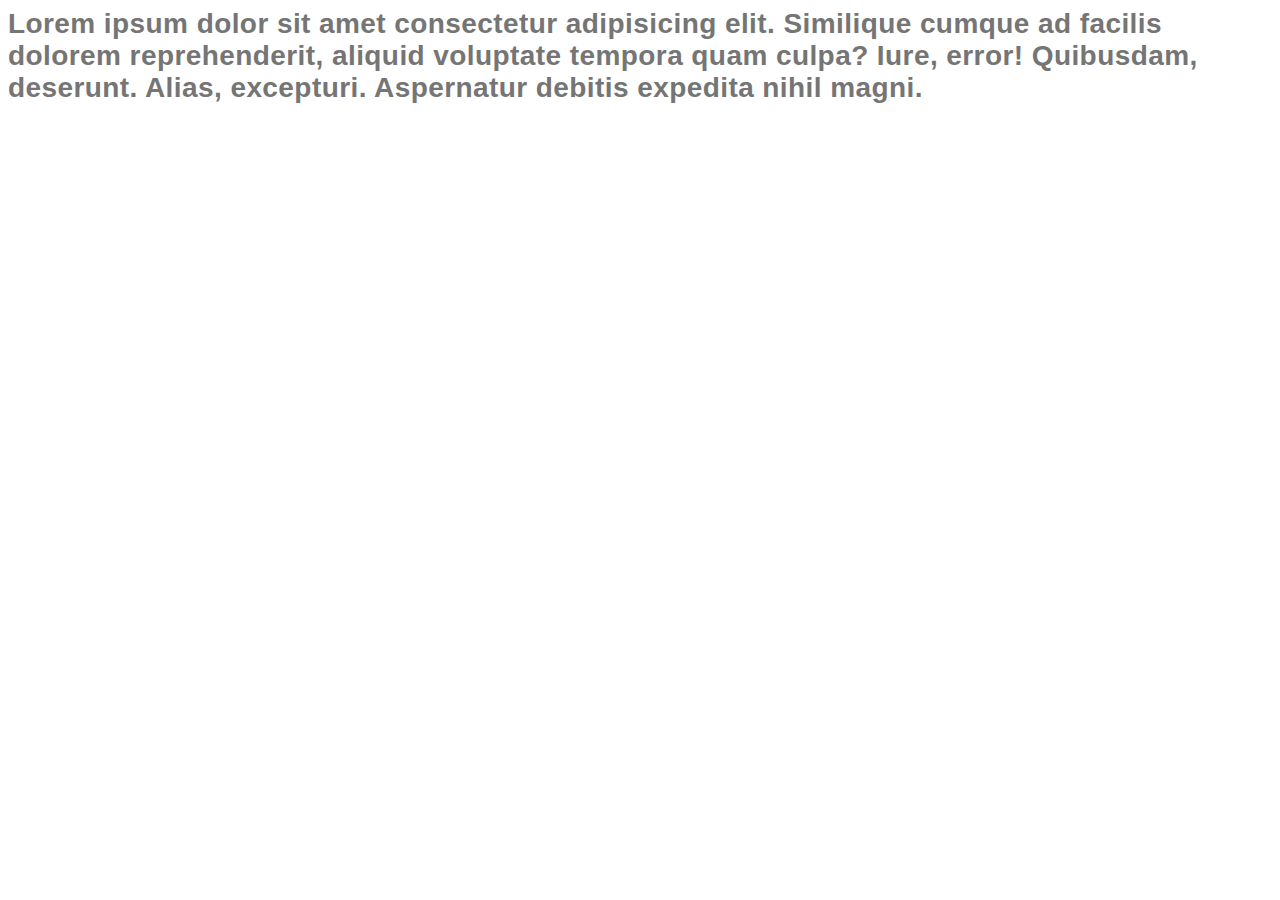
<file: text.html>
<!DOCTYPE html>
<html lang="en">
<head>
    <meta charset="UTF-8">
    <meta http-equiv="X-UA-Compatible" content="IE=edge">
    <meta name="viewport" content="width=device-width, initial-scale=1.0">
    <title>Document</title>
    <link rel="stylesheet" href="./css/main.min.css">

</head>
<body>
    <header>
        <div> 
            <h1> Lorem ipsum dolor sit amet consectetur adipisicing elit. Similique cumque ad facilis
                 dolorem reprehenderit, aliquid voluptate tempora quam culpa? Iure, error! Quibusdam,
                  deserunt. Alias, excepturi. Aspernatur debitis expedita nihil magni.</h1>
        </div>
    </header>
    
</body>
</html>
</file>
<file: css/main.css>
.container {
  padding-left: 15px;
  padding-right: 15px;
  margin-left: auto;
  margin-right: auto;
}

@media screen and (max-width: 479px) {
  .container {
    max-width: 479px;
  }
}

@media screen and (min-width: 480px) {
  .container {
    width: 480px;
  }
}

@media screen and (min-width: 768px) {
  .container {
    width: 768px;
  }
}

@media screen and (min-width: 1200px) {
  .container {
    width: 1200px;
  }
}

html {
  -webkit-box-sizing: border-box;
          box-sizing: border-box;
}

*,
*::after,
*::before {
  -webkit-box-sizing: inherit;
          box-sizing: inherit;
}

img {
  display: block;
}

h1,
h2,
h3,
h4,
h5,
h6,
p {
  margin-top: 0px;
  margin-bottom: 0px;
}

body {
  color: #757575;
  letter-spacing: 0.03em;
  font-size: 14px;
  font-family: "Roboto", sans-serif;
}

.list {
  list-style: none;
  padding: 0;
  margin: 0;
}

.link {
  text-decoration: none;
}

.visually-hidden {
  position: absolute;
  width: 1px;
  height: 1px;
  margin: -1px;
  border: 0;
  padding: 0;
  white-space: nowrap;
  -webkit-clip-path: inset(100%);
          clip-path: inset(100%);
  clip: rect(0 0 0 0);
  overflow: hidden;
}

@media screen and (max-width: 479px) {
  section {
    padding-top: 60px;
    padding-bottom: 60px;
  }
}

@media screen and (min-width: 480px) {
  section {
    padding-top: 60px;
    padding-bottom: 60px;
  }
}

@media screen and (min-width: 768px) {
  section {
    padding-top: 60px;
    padding-bottom: 60px;
  }
}

@media screen and (min-width: 1200px) {
  section {
    padding-top: 94px;
    padding-bottom: 94px;
  }
}

@media screen and (min-width: 1200px) {
  section.works {
    padding-top: 0;
  }
}

.header {
  z-index: 5;
  border-bottom: 1px solid rgba(0, 0, 0, 0.14);
}

@media screen and (max-width: 767px) {
  .header {
    position: fixed;
    background-color: #FFFFFF;
    width: 100vw;
  }
}

.header .container {
  display: -webkit-box;
  display: -ms-flexbox;
  display: flex;
  -webkit-box-align: center;
      -ms-flex-align: center;
          align-items: center;
  z-index: 2;
}

/*Nav-menu*/
.nav {
  display: -webkit-box;
  display: -ms-flexbox;
  display: flex;
  -webkit-box-align: center;
      -ms-flex-align: center;
          align-items: center;
  width: 100%;
  z-index: 2;
}

.nav__button {
  z-index: 5;
  position: fixed;
  top: 21px;
  right: 25px;
  display: -webkit-inline-box;
  display: -ms-inline-flexbox;
  display: inline-flex;
  padding: 0;
  margin: 0;
  border: none;
  background-color: transparent;
}

.nav__button .icon-close {
  display: none;
}

.nav__button.is-open .icon-close {
  display: block;
}

.nav__button.is-open .icon-menu {
  display: none;
}

@media screen and (min-width: 768px) {
  .nav__button {
    display: none;
  }
}

.nav__mobile-menu {
  display: -webkit-box;
  display: -ms-flexbox;
  display: flex;
  -webkit-box-align: center;
      -ms-flex-align: center;
          align-items: center;
  width: 100%;
}

@media screen and (max-width: 767px) {
  .nav__mobile-menu {
    display: none;
    position: fixed;
    top: 0;
    left: 0;
    width: 100vw;
    height: 100vh;
    padding: 30px 40px;
    background-color: white;
  }
  .nav__mobile-menu.is-open {
    display: block;
  }
}

@media screen and (max-width: 479px) {
  .nav__mobile-menu {
    padding: 15px 20px;
  }
}

.nav-menu {
  font-weight: 500;
  letter-spacing: 0.02em;
  display: -webkit-box;
  display: -ms-flexbox;
  display: flex;
  -webkit-box-align: center;
      -ms-flex-align: center;
          align-items: center;
}

@media screen and (max-width: 767px) {
  .nav-menu {
    -webkit-box-orient: vertical;
    -webkit-box-direction: normal;
        -ms-flex-direction: column;
            flex-direction: column;
    -webkit-box-align: start;
        -ms-flex-align: start;
            align-items: flex-start;
  }
}

.nav-menu__item:not(:last-child) {
  margin-right: 50px;
}

@media screen and (max-width: 767px) {
  .nav-menu__item:not(:last-child) {
    margin-right: 0;
  }
}

.nav-menu__link {
  display: block;
  padding-top: 32px;
  padding-bottom: 32px;
  color: #212121;
  -webkit-transition: color 250ms cubic-bezier(0.4, 0, 0.2, 1);
  transition: color 250ms cubic-bezier(0.4, 0, 0.2, 1);
}

.nav-menu__link:hover, .nav-menu__link:focus {
  color: #2196F3;
}

@media screen and (max-width: 767px) {
  .nav-menu__link {
    padding-top: 16px;
    padding-bottom: 16px;
    font-size: 40px;
    font-weight: 500;
  }
}

@media screen and (max-width: 479px) {
  .nav-menu__link {
    padding-top: 8px;
    padding-bottom: 8px;
    font-size: 26px;
  }
}

.header-contacts {
  letter-spacing: 0.02em;
  font-weight: 500;
}

@media screen and (max-width: 767px) {
  .header-contacts {
    margin: 0;
    padding: 0;
    display: block;
    margin-top: calc(8vh);
  }
  .header-contacts :not(:last-child) {
    margin-bottom: 1vh;
  }
}

@media screen and (min-width: 768px) {
  .header-contacts {
    display: -webkit-box;
    display: -ms-flexbox;
    display: flex;
    -webkit-box-orient: vertical;
    -webkit-box-direction: normal;
        -ms-flex-direction: column;
            flex-direction: column;
    margin-left: auto;
    -webkit-box-pack: center;
        -ms-flex-pack: center;
            justify-content: center;
  }
}

@media screen and (min-width: 1200px) {
  .header-contacts {
    -webkit-box-align: center;
        -ms-flex-align: center;
            align-items: center;
    -webkit-box-orient: horizontal;
    -webkit-box-direction: normal;
        -ms-flex-direction: row;
            flex-direction: row;
  }
}

@media screen and (max-width: 1199px) {
  .header-contacts__item:nth-child(1) {
    margin-bottom: 10px;
  }
}

@media screen and (max-width: 767px) {
  .header-contacts__item:nth-child(1) {
    margin-bottom: 0;
  }
}

.header-contacts__link {
  display: -webkit-box;
  display: -ms-flexbox;
  display: flex;
  -webkit-box-align: center;
      -ms-flex-align: center;
          align-items: center;
  padding-top: 32px;
  padding-bottom: 32px;
  color: #757575;
  -webkit-transition: color 250ms cubic-bezier(0.4, 0, 0.2, 1);
  transition: color 250ms cubic-bezier(0.4, 0, 0.2, 1);
}

.header-contacts__link:hover, .header-contacts__link:focus {
  color: #2196F3;
}

@media screen and (min-width: 320px) {
  .header-contacts__link {
    font-size: 24px;
    font-weight: 500;
  }
}

@media screen and (min-width: 480px) {
  .header-contacts__link {
    padding-top: 16px;
    padding-bottom: 16px;
    font-size: 34px;
    font-weight: 500;
  }
}

@media screen and (min-width: 768px) {
  .header-contacts__link {
    margin: 0;
    padding: 0;
    font-size: 14px;
  }
}

@media screen and (min-width: 1200px) {
  .header-contacts .header-contacts__item + .header-contacts__item {
    margin-left: 50px;
  }
}

.header-contacts__icon {
  margin-right: 10px;
  fill: currentColor;
}

@media screen and (max-width: 767px) {
  .header-contacts__icon {
    margin: 0;
    padding: 0;
    display: none;
  }
}

.social-menu {
  display: -webkit-box;
  display: -ms-flexbox;
  display: flex;
  margin-top: 4vh;
}

@media screen and (min-width: 768px) {
  .social-menu {
    display: none;
  }
}

.social-menu__item {
  padding: 10px;
}

.social-menu__item:not(:last-child) {
  border-right: 1px solid rgba(33, 33, 33, 0.2);
}

@media screen and (min-width: 320px) {
  .social-menu__item {
    padding: 5px;
  }
}

@media screen and (min-width: 480px) {
  .social-menu__item {
    padding: 10px;
  }
}

.social-menu__link {
  font-weight: 500;
  line-height: 1.22;
  letter-spacing: 0.02em;
}

@media screen and (min-width: 320px) {
  .social-menu__link {
    font-size: 12px;
  }
}

@media screen and (min-width: 480px) {
  .social-menu__link {
    font-size: 18px;
  }
}

.current {
  position: relative;
  color: #2196F3;
}

.current::after {
  position: absolute;
  display: block;
  content: "";
  bottom: 0;
  left: 0;
  width: 100%;
  height: 4px;
  border-radius: 2px;
  background-color: #2196F3;
}

@media screen and (max-width: 767px) {
  .current::after {
    display: none;
  }
}

.nav-logo {
  font-family: "Raleway", sans-serif;
  font-weight: 700;
  font-size: 26px;
  color: #000000;
  padding-top: 24px;
  padding-bottom: 20px;
  margin-right: 93px;
}

.nav-logo__span {
  line-height: 1.38;
  color: #2196F3;
}

@media screen and (max-width: 767px) {
  .nav-logo {
    padding-top: 14px;
    padding-bottom: 10px;
  }
}

.hero {
  text-align: center;
  background: #2f303a;
  background-repeat: no-repeat;
  background-position: center;
  background-size: cover;
  max-width: 1600px;
  height: 600px;
  margin-right: auto;
  margin-left: auto;
}

@media screen and (max-width: 767px) {
  .hero {
    background-image: -webkit-gradient(linear, left top, right top, from(rgba(47, 48, 58, 0.4)), to(rgba(47, 48, 58, 0.4))), url(../images/backgrond-images/hero_sm.jpg);
    background-image: linear-gradient(to right, rgba(47, 48, 58, 0.4), rgba(47, 48, 58, 0.4)), url(../images/backgrond-images/hero_sm.jpg);
    padding-top: 260px;
  }
}

@media screen and (min-width: 768px) {
  .hero {
    background-image: -webkit-gradient(linear, left top, right top, from(rgba(47, 48, 58, 0.4)), to(rgba(47, 48, 58, 0.4))), url(../images/backgrond-images/hero_md.jpg);
    background-image: linear-gradient(to right, rgba(47, 48, 58, 0.4), rgba(47, 48, 58, 0.4)), url(../images/backgrond-images/hero_md.jpg);
    padding-top: 200px;
    padding-bottom: 200px;
  }
}

@media screen and (min-width: 1200px) {
  .hero {
    background-image: -webkit-gradient(linear, left top, right top, from(rgba(47, 48, 58, 0.4)), to(rgba(47, 48, 58, 0.4))), url(../images/backgrond-images/hero_lg.jpg);
    background-image: linear-gradient(to right, rgba(47, 48, 58, 0.4), rgba(47, 48, 58, 0.4)), url(../images/backgrond-images/hero_lg.jpg);
  }
}

.hero__title {
  width: 696px;
  margin-right: auto;
  margin-left: auto;
  font-weight: 900;
  font-size: 44px;
  line-height: 1.36;
  letter-spacing: 0.06em;
  text-transform: uppercase;
  color: #FFFFFF;
}

@media screen and (min-width: 320px) {
  .hero__title {
    font-size: 26px;
    width: 100%;
  }
}

@media screen and (min-width: 480px) {
  .hero__title {
    font-size: 26px;
    width: 360px;
  }
}

@media screen and (min-width: 1200px) {
  .hero__title {
    font-size: 44px;
    width: 696px;
  }
}

.modal-button {
  margin-top: 32px;
  padding: 10px 32px;
  border: 0;
  cursor: pointer;
  font-weight: 700;
  letter-spacing: 0.06em;
  font-size: 16px;
  line-height: 1.88;
  color: #FFFFFF;
  background: #2196F3;
  -webkit-box-shadow: 0px 4px 4px rgba(0, 0, 0, 0.15);
          box-shadow: 0px 4px 4px rgba(0, 0, 0, 0.15);
  border-radius: 4px;
  -webkit-transition: background-color 250ms cubic-bezier(0.4, 0, 0.2, 1);
  transition: background-color 250ms cubic-bezier(0.4, 0, 0.2, 1);
}

.modal-button:hover, .modal-button:focus {
  background-color: #188CE8;
}

.backdrop {
  opacity: 1;
  position: fixed;
  top: 0;
  right: 0;
  z-index: 3;
  background-color: rgba(0, 0, 0, 0.2);
  height: 100%;
  width: 100%;
  -webkit-backdrop-filter: blur(5px);
          backdrop-filter: blur(5px);
  -webkit-transition: opacity 250ms cubic-bezier(0.4, 0, 0.2, 1);
  transition: opacity 250ms cubic-bezier(0.4, 0, 0.2, 1);
}

.backdrop.is-hidden {
  opacity: 0;
  pointer-events: none;
}

.modal-wrapper {
  position: absolute;
  background-color: #FFFFFF;
  top: 50%;
  left: 50%;
  padding: 40px;
  -webkit-transform: translate(-50%, -50%) scale(1);
          transform: translate(-50%, -50%) scale(1);
  -webkit-box-shadow: 0px 1px 3px rgba(0, 0, 0, 0.12), 0px 1px 1px rgba(0, 0, 0, 0.14), 0px 2px 1px rgba(0, 0, 0, 0.2);
          box-shadow: 0px 1px 3px rgba(0, 0, 0, 0.12), 0px 1px 1px rgba(0, 0, 0, 0.14), 0px 2px 1px rgba(0, 0, 0, 0.2);
  border-radius: 4px;
}

@media screen and (max-width: 479px) {
  .modal-wrapper {
    width: 90%;
    height: 600px;
  }
}

@media screen and (min-width: 480px) {
  .modal-wrapper {
    width: 450px;
    height: 581px;
  }
}

@media screen and (min-width: 1200px) {
  .modal-wrapper {
    width: 530px;
  }
}

.backdrop.is-hidden .modal-wrapper {
  -webkit-transform: translate(-50%, -50%) scale(0.9);
          transform: translate(-50%, -50%) scale(0.9);
  -webkit-transition: -webkit-transform 250ms cubic-bezier(0.4, 0, 0.2, 1);
  transition: -webkit-transform 250ms cubic-bezier(0.4, 0, 0.2, 1);
  transition: transform 250ms cubic-bezier(0.4, 0, 0.2, 1);
  transition: transform 250ms cubic-bezier(0.4, 0, 0.2, 1), -webkit-transform 250ms cubic-bezier(0.4, 0, 0.2, 1);
}

.modal-wrapper__close-button {
  display: -webkit-box;
  display: -ms-flexbox;
  display: flex;
  -webkit-box-align: center;
      -ms-flex-align: center;
          align-items: center;
  -webkit-box-pack: center;
      -ms-flex-pack: center;
          justify-content: center;
  position: absolute;
  top: 8px;
  right: 8px;
  cursor: pointer;
  width: 30px;
  height: 30px;
  color: #000000;
  background-color: #FFFFFF;
  border: 1px solid rgba(0, 0, 0, 0.1);
  border-radius: 50%;
  -webkit-transition: -webkit-box-shadow 250ms cubic-bezier(0.4, 0, 0.2, 1);
  transition: -webkit-box-shadow 250ms cubic-bezier(0.4, 0, 0.2, 1);
  transition: box-shadow 250ms cubic-bezier(0.4, 0, 0.2, 1);
  transition: box-shadow 250ms cubic-bezier(0.4, 0, 0.2, 1), -webkit-box-shadow 250ms cubic-bezier(0.4, 0, 0.2, 1);
}

.modal-wrapper__close-button:hover .modal-wrapper__close-icon,
.modal-wrapper__close-button:focus .modal-wrapper__close-icon {
  fill: #188CE8;
}

.modal-wrapper__close-button:hover, .modal-wrapper__close-button:focus {
  -webkit-box-shadow: 0px 1px 3px rgba(0, 0, 0, 0.12), 0px 1px 1px rgba(0, 0, 0, 0.14), 0px 2px 1px rgba(0, 0, 0, 0.2);
          box-shadow: 0px 1px 3px rgba(0, 0, 0, 0.12), 0px 1px 1px rgba(0, 0, 0, 0.14), 0px 2px 1px rgba(0, 0, 0, 0.2);
}

.modal-wrapper__close-icon {
  fill: currentColor;
  -webkit-transition: fill 250ms cubic-bezier(0.4, 0, 0.2, 1);
  transition: fill 250ms cubic-bezier(0.4, 0, 0.2, 1);
}

.modal-wrapper__title {
  text-align: center;
  font-size: 20px;
  line-height: 1.15;
  font-weight: 700;
  color: #212121;
  margin-bottom: 12px;
}

.modal-form {
  width: 450px;
  margin-right: auto;
  margin-left: auto;
}

.modal-form__field {
  position: relative;
  display: -webkit-box;
  display: -ms-flexbox;
  display: flex;
  -webkit-box-orient: vertical;
  -webkit-box-direction: normal;
      -ms-flex-direction: column;
          flex-direction: column;
  text-align: start;
  margin-bottom: 10px;
  -webkit-transition: border-color 250ms cubic-bezier(0.4, 0, 0.2, 1);
  transition: border-color 250ms cubic-bezier(0.4, 0, 0.2, 1);
}

.modal-form__field-last {
  display: -webkit-box;
  display: -ms-flexbox;
  display: flex;
  -webkit-box-orient: vertical;
  -webkit-box-direction: normal;
      -ms-flex-direction: column;
          flex-direction: column;
  text-align: start;
  margin-bottom: 20px;
}

.modal-form__label {
  font-weight: 400;
  font-size: 12px;
  letter-spacing: 0.01em;
  margin-bottom: 4px;
}

.modal-form__input {
  width: 100%;
  height: 40px;
  padding: 11px 12px 11px 30px;
  cursor: pointer;
  font-size: 16px;
  font-weight: 400;
  outline: transparent;
  border: 1px solid rgba(33, 33, 33, 0.2);
  border-radius: 4px;
  -webkit-transition: border-color 250ms cubic-bezier(0.4, 0, 0.2, 1);
  transition: border-color 250ms cubic-bezier(0.4, 0, 0.2, 1);
}

.modal-form__input:hover, .modal-form__input:focus {
  border: 1px solid #2196F3;
}

.modal-form__icon-input {
  position: absolute;
  top: 32px;
  left: 15px;
  fill: #212121;
  -webkit-transition: fill 250ms cubic-bezier(0.4, 0, 0.2, 1);
  transition: fill 250ms cubic-bezier(0.4, 0, 0.2, 1);
}

.modal-form__field:focus-within .modal-form__input,
.modal-form__field:hover .modal-form__input {
  border: 1px solid #188CE8;
}

.modal-form__field:focus-within .modal-form__icon-input,
.modal-form__field:hover .modal-form__icon-input {
  fill: #188CE8;
}

.modal-form__textarea {
  cursor: pointer;
  width: 100%;
  height: 120px;
  padding: 12px 16px;
  color: #212121;
  outline: transparent;
  resize: none;
  border: 1px solid rgba(33, 33, 33, 0.2);
  border-radius: 4px;
  -webkit-transition: border-color 250ms cubic-bezier(0.4, 0, 0.2, 1);
  transition: border-color 250ms cubic-bezier(0.4, 0, 0.2, 1);
}

.modal-form__textarea:focus-within, .modal-form__textarea:hover {
  border: 1px solid #188CE8;
}

.modal-form__textarea::-webkit-input-placeholder {
  color: rgba(117, 117, 117, 0.5);
}

.modal-form__textarea:-ms-input-placeholder {
  color: rgba(117, 117, 117, 0.5);
}

.modal-form__textarea::-ms-input-placeholder {
  color: rgba(117, 117, 117, 0.5);
}

.modal-form__textarea::placeholder {
  color: rgba(117, 117, 117, 0.5);
}

.modal-form__btn-submit {
  cursor: pointer;
  margin-top: 30px;
  padding: 10px 55px;
  margin-right: auto;
  margin-left: auto;
  border: none;
  background-color: #2196F3;
  color: #FFFFFF;
  -webkit-box-shadow: 0px 4px 4px rgba(0, 0, 0, 0.15);
          box-shadow: 0px 4px 4px rgba(0, 0, 0, 0.15);
  border-radius: 4px;
  font-size: 16px;
  line-height: 1.88;
  font-weight: 700;
  letter-spacing: 0.06em;
  -webkit-transition: background-color 250ms cubic-bezier(0.4, 0, 0.2, 1);
  transition: background-color 250ms cubic-bezier(0.4, 0, 0.2, 1);
}

@media screen and (max-width: 1200px) {
  .modal-form__btn-submit {
    margin-top: 10px;
  }
}

.modal-form__btn-submit:hover, .modal-form__btn-submit:focus {
  background-color: #188CE8;
}

.modal-checkbox__link {
  font-weight: 400;
  line-height: 1.71;
  -webkit-text-decoration-line: underline;
          text-decoration-line: underline;
  color: #2196F3;
}

@media screen and (max-width: 479px) {
  .modal-checkbox__link {
    font-size: 10px;
    letter-spacing: 0.02em;
  }
}

.modal-checkbox__input:checked + .modal-checkbox__policy-box::before {
  background-color: #2196F3;
  border-color: #2196F3;
  background-image: url(../images/Icons/chekbox-icon.svg);
  background-repeat: no-repeat;
  background-position: center;
  background-size: contain;
}

.modal-checkbox__policy-box {
  cursor: pointer;
  position: relative;
  line-height: 1.71;
}

@media screen and (min-width: 320px) {
  .modal-checkbox__policy-box {
    font-size: 10px;
    letter-spacing: 0.02em;
  }
}

@media screen and (min-width: 480px) {
  .modal-checkbox__policy-box {
    font-size: 12px;
    letter-spacing: 0.02em;
  }
}

@media screen and (min-width: 1200px) {
  .modal-checkbox__policy-box {
    font-size: 14px;
    letter-spacing: 0.02em;
  }
}

.modal-checkbox__policy-box::before {
  display: block;
  position: absolute;
  content: '';
  top: 0;
  left: -23px;
  width: 16px;
  height: 16px;
  border: 2px solid #212121;
  border-radius: 2px;
  -webkit-transition: 250ms cubic-bezier(0.4, 0, 0.2, 1);
  transition: 250ms cubic-bezier(0.4, 0, 0.2, 1);
}

.modal-checkbox__input:hover + .modal-checkbox__policy-box::before,
.modal-checkbox__input:focus + .modal-checkbox__policy-box::before {
  border-color: #188CE8;
}

.modal-checkbox__input:checked + .modal-checkbox__policy-box::before {
  background-color: #2196F3;
  border-color: #2196F3;
  background-image: url(../images/Icons/chekbox-icon.svg);
  background-repeat: no-repeat;
  background-position: center;
  background-size: contain;
}

@media screen and (min-width: 1200px) {
  .benefits {
    padding-bottom: -94px;
  }
}

@media screen and (min-width: 768px) {
  .benefits__list {
    display: -webkit-box;
    display: -ms-flexbox;
    display: flex;
    -ms-flex-wrap: wrap;
        flex-wrap: wrap;
  }
}

@media screen and (min-width: 1200px) {
  .benefits__list {
    -ms-flex-wrap: nowrap;
        flex-wrap: nowrap;
  }
}

@media screen and (max-width: 479px) {
  .benefits__item {
    max-width: 479px;
  }
  .benefits__item:not(:last-child) {
    margin-bottom: 30px;
  }
}

@media screen and (min-width: 480px) {
  .benefits__item:not(:last-child) {
    margin-bottom: 30px;
  }
}

@media screen and (min-width: 768px) {
  .benefits__item {
    width: 354px;
  }
  .benefits__item:nth-child(2n-1) {
    margin-right: 30px;
  }
}

@media screen and (min-width: 1200px) {
  .benefits__item:nth-child(2) {
    margin-right: 30px;
  }
}

.benefits__before {
  display: -webkit-box;
  display: -ms-flexbox;
  display: flex;
  -webkit-box-pack: center;
      -ms-flex-pack: center;
          justify-content: center;
  -webkit-box-align: center;
      -ms-flex-align: center;
          align-items: center;
  padding: 25px 0;
  border-radius: 4px;
  background-color: #F5F4FA;
}

.benefits__icon {
  width: 70px;
  height: 70px;
}

.benefits__title {
  font-size: 14px;
  font-weight: 700;
  line-height: 1.14;
  text-transform: uppercase;
  margin-bottom: 10px;
  color: #212121;
}

@media screen and (max-width: 479px) {
  .benefits__title {
    text-align: center;
    margin-top: 30px;
  }
}

@media screen and (min-width: 480px) {
  .benefits__title {
    text-align: center;
    margin-top: 30px;
  }
}

@media screen and (min-width: 768px) {
  .benefits__title {
    text-align: start;
  }
}

.benefits__descr {
  line-height: 1.71;
}

@media screen and (max-width: 1200px) {
  .works {
    display: none;
  }
}

.works__list {
  display: -webkit-box;
  display: -ms-flexbox;
  display: flex;
}

.works__item {
  position: relative;
  z-index: 0;
}

.works__item:not(:last-child) {
  margin-right: 30px;
}

.works__title {
  text-align: center;
  font-weight: 700;
  font-size: 36px;
  margin-bottom: 50px;
  color: #212121;
}

.works__thumb-title {
  display: -webkit-box;
  display: -ms-flexbox;
  display: flex;
  -webkit-box-pack: center;
      -ms-flex-pack: center;
          justify-content: center;
  -webkit-box-align: center;
      -ms-flex-align: center;
          align-items: center;
  position: absolute;
  bottom: 0;
  right: 0;
  width: 100%;
  height: 70px;
  font-weight: 700;
  font-size: 14px;
  line-height: 1.14;
  text-transform: uppercase;
  color: #FFFFFF;
  background-color: rgba(47, 48, 58, 0.8);
}

.team {
  background-color: #F5F4FA;
}

@media screen and (min-width: 320px) {
  .team__list {
    display: -webkit-box;
    display: -ms-flexbox;
    display: flex;
    -ms-flex-wrap: wrap;
        flex-wrap: wrap;
    -webkit-box-pack: center;
        -ms-flex-pack: center;
            justify-content: center;
  }
}

@media screen and (min-width: 768px) {
  .team__list {
    -ms-flex-pack: distribute;
        justify-content: space-around;
  }
}

@media screen and (min-width: 1200px) {
  .team__list {
    -ms-flex-wrap: nowrap;
        flex-wrap: nowrap;
  }
}

.team__title {
  margin-bottom: 50px;
  text-align: center;
  font-weight: 700;
  font-size: 36px;
  color: #212121;
}

@media screen and (min-width: 480px) {
  .team__title {
    margin-bottom: 30px;
  }
}

@media screen and (max-width: 1200px) {
  .team__title {
    font-size: 28px;
  }
}

@media screen and (min-width: 1200px) {
  .team__title {
    margin-bottom: 50px;
  }
}

.team__item {
  text-align: center;
  background-color: #FFFFFF;
  -webkit-box-shadow: 0px 1px 3px rgba(0, 0, 0, 0.12), 0px 1px 1px rgba(0, 0, 0, 0.14), 0px 2px 1px rgba(0, 0, 0, 0.2);
          box-shadow: 0px 1px 3px rgba(0, 0, 0, 0.12), 0px 1px 1px rgba(0, 0, 0, 0.14), 0px 2px 1px rgba(0, 0, 0, 0.2);
  border-radius: 0px 0px 4px 4px;
}

@media screen and (min-width: 320px) {
  .team__item {
    margin-bottom: 30px;
  }
}

@media screen and (min-width: 480px) {
  .team__item {
    width: 450px;
  }
}

@media screen and (min-width: 768px) {
  .team__item {
    width: 354px;
  }
}

@media screen and (min-width: 1200px) {
  .team__item {
    width: 270px;
    margin-bottom: 0;
  }
}

@media screen and (max-width: 479px) {
  .team__img {
    width: 100%;
  }
}

.team__player-title {
  margin-bottom: 10px;
  font-size: 16px;
  font-weight: 500;
  color: #212121;
}

.team__player-descr {
  font-size: 16px;
  margin-bottom: 16px;
}

.team__frame {
  padding: 30px 0;
}

.social {
  display: -webkit-box;
  display: -ms-flexbox;
  display: flex;
  -webkit-box-pack: center;
      -ms-flex-pack: center;
          justify-content: center;
}

.social__link {
  display: -webkit-box;
  display: -ms-flexbox;
  display: flex;
  -webkit-box-pack: center;
      -ms-flex-pack: center;
          justify-content: center;
  -webkit-box-align: center;
      -ms-flex-align: center;
          align-items: center;
  width: 44px;
  height: 44px;
  border-radius: 50%;
  color: #AFB1B8;
  -webkit-transition: color 250ms cubic-bezier(0.4, 0, 0.2, 1), background-color 250ms cubic-bezier(0.4, 0, 0.2, 1);
  transition: color 250ms cubic-bezier(0.4, 0, 0.2, 1), background-color 250ms cubic-bezier(0.4, 0, 0.2, 1);
}

.social__link:hover, .social__link:focus {
  background-color: #2196F3;
  color: #FFFFFF;
}

.social__icon {
  width: 20px;
  height: 20px;
  fill: currentColor;
}

.social__item:not(:last-child) {
  margin-right: 10px;
}

.partner__title {
  margin-bottom: 50px;
  text-align: center;
  font-weight: 700;
  font-size: 36px;
  color: #212121;
}

@media screen and (max-width: 1200px) {
  .partner__title {
    font-size: 28px;
  }
}

@media screen and (min-width: 320px) {
  .partner__list {
    display: -webkit-box;
    display: -ms-flexbox;
    display: flex;
    -ms-flex-wrap: wrap;
        flex-wrap: wrap;
    -webkit-box-pack: center;
        -ms-flex-pack: center;
            justify-content: center;
  }
}

@media screen and (min-width: 1200px) {
  .partner {
    -ms-flex-wrap: nowrap;
        flex-wrap: nowrap;
  }
}

.partner__link {
  display: -webkit-box;
  display: -ms-flexbox;
  display: flex;
  -webkit-box-pack: center;
      -ms-flex-pack: center;
          justify-content: center;
  -webkit-box-align: center;
      -ms-flex-align: center;
          align-items: center;
  height: 92px;
  border: 1px solid #AFB1B8;
  border-radius: 4px;
  color: #AFB1B8;
  -webkit-transition: color 250ms cubic-bezier(0.4, 0, 0.2, 1), border-color 250ms cubic-bezier(0.4, 0, 0.2, 1);
  transition: color 250ms cubic-bezier(0.4, 0, 0.2, 1), border-color 250ms cubic-bezier(0.4, 0, 0.2, 1);
}

.partner__link:hover, .partner__link:focus {
  color: #2196F3;
  border: 1px solid #2196F3;
}

@media screen and (min-width: 320px) {
  .partner__link {
    width: 210px;
  }
}

@media screen and (min-width: 768px) {
  .partner__link {
    width: 226px;
  }
}

@media screen and (min-width: 1200px) {
  .partner__link {
    width: 170px;
  }
}

.partner__item {
  display: -webkit-box;
  display: -ms-flexbox;
  display: flex;
  -webkit-box-pack: center;
      -ms-flex-pack: center;
          justify-content: center;
  -webkit-box-align: center;
      -ms-flex-align: center;
          align-items: center;
}

@media screen and (min-width: 320px) {
  .partner__item {
    margin-bottom: 30px;
  }
}

@media screen and (min-width: 480px) {
  .partner__item {
    margin-right: 15px;
    margin-bottom: 15px;
  }
}

@media screen and (min-width: 768px) {
  .partner__item {
    margin-right: 20px;
    margin-bottom: 20px;
  }
}

@media screen and (min-width: 1200px) {
  .partner__item {
    margin-bottom: 0;
    margin-right: 25;
  }
}

.partner__icon {
  width: 106px;
  height: 60px;
  fill: currentColor;
}

.footer {
  background: #2f303a;
  padding: 60px 0;
}

@media screen and (min-width: 768px) {
  .footer {
    padding-left: 20px;
  }
}

@media screen and (min-width: 320px) {
  .footer__item {
    text-align: center;
  }
  .footer__item:last-child {
    margin-top: 60px;
  }
}

@media screen and (min-width: 480px) {
  .footer__item:last-child {
    width: 450px;
    margin-left: auto;
    margin-right: auto;
  }
}

@media screen and (max-width: 767px) {
  .footer__item:nth-child(2) {
    margin-top: 60px;
  }
}

@media screen and (min-width: 768px) {
  .footer__item:nth-child(2) {
    margin-left: auto;
    margin-right: 45px;
  }
}

@media screen and (min-width: 1200px) {
  .footer__item {
    text-align: start;
  }
  .footer__item:first-child {
    margin-right: 70px;
  }
  .footer__item:nth-child(2) {
    margin-right: 93px;
  }
  .footer__item:last-child {
    margin-left: auto;
    margin-top: 0;
    width: auto;
  }
}

@media screen and (min-width: 320px) {
  .footer .container {
    display: -webkit-box;
    display: -ms-flexbox;
    display: flex;
    -ms-flex-wrap: wrap;
        flex-wrap: wrap;
    -ms-flex-line-pack: justify;
        align-content: space-between;
    -webkit-box-align: baseline;
        -ms-flex-align: baseline;
            align-items: baseline;
  }
}

@media screen and (max-width: 767px) {
  .footer .container {
    display: -webkit-box;
    display: -ms-flexbox;
    display: flex;
    -webkit-box-orient: vertical;
    -webkit-box-direction: normal;
        -ms-flex-direction: column;
            flex-direction: column;
    -webkit-box-align: center;
        -ms-flex-align: center;
            align-items: center;
  }
}

@media screen and (min-width: 1200px) {
  .footer .container {
    -ms-flex-wrap: nowrap;
        flex-wrap: nowrap;
    -webkit-box-align: baseline;
        -ms-flex-align: baseline;
            align-items: baseline;
  }
}

.logo-footer {
  font-family: "Raleway", sans-serif;
  font-weight: 700;
  font-size: 26px;
  color: #FFFFFF;
}

.logo-footer__span {
  line-height: 1.38;
  color: #2196F3;
}

.address {
  margin-top: 20px;
}

.address__list {
  font-style: normal;
}

.address__item:not(:last-child) {
  margin-bottom: 9px;
}

.address .addres__link {
  line-height: 1.71;
  color: rgba(255, 255, 255, 0.6);
  -webkit-transition: color 250ms cubic-bezier(0.4, 0, 0.2, 1);
  transition: color 250ms cubic-bezier(0.4, 0, 0.2, 1);
}

.address .addres__link-map {
  color: #FFFFFF;
  -webkit-transition: color 250ms cubic-bezier(0.4, 0, 0.2, 1);
  transition: color 250ms cubic-bezier(0.4, 0, 0.2, 1);
}

.address .link:hover,
.address .link:focus {
  color: #2196F3;
}

.social-footer__title {
  margin-bottom: 20px;
  font-size: 14px;
  line-height: 1.15;
  letter-spacing: 0.03em;
  text-transform: uppercase;
  font-weight: 700;
  color: #FFFFFF;
}

.social__link--bg {
  color: #FFFFFF;
  background-color: rgba(255, 255, 255, 0.1);
}

.subscribe__title {
  font-weight: 700;
  text-transform: uppercase;
  color: #FFFFFF;
  margin-bottom: 20px;
}

.subscribe_form {
  margin: 0;
  padding: 0;
}

@media screen and (max-width: 480px) {
  .subscribe_form {
    max-width: 479px;
  }
}

.subscribe__input {
  cursor: pointer;
  font-size: 16px;
  line-height: 1.25;
  color: #FFFFFF;
  letter-spacing: 0.03em;
  height: 50px;
  background-color: transparent;
  margin-right: 10px;
  padding: 15px 16px;
  outline: transparent;
  border: 1px solid rgba(255, 255, 255, 0.3);
  -webkit-filter: drop-shadow(0px 4px 4px rgba(0, 0, 0, 0.15));
          filter: drop-shadow(0px 4px 4px rgba(0, 0, 0, 0.15));
  border-radius: 4px;
  -webkit-transition: border-color 250ms cubic-bezier(0.4, 0, 0.2, 1);
  transition: border-color 250ms cubic-bezier(0.4, 0, 0.2, 1);
}

.subscribe__input:focus-within {
  border: 1px solid #2196F3;
}

@media screen and (min-width: 320px) {
  .subscribe__input {
    margin-right: 0;
    width: 100%;
    margin-bottom: 20px;
  }
}

@media screen and (min-width: 480px) {
  .subscribe__input {
    width: 450px;
  }
}

@media screen and (min-width: 768px) {
  .subscribe__input {
    width: 450px;
  }
}

@media screen and (min-width: 1200px) {
  .subscribe__input {
    margin-right: 10px;
    width: 358px;
    margin-bottom: 0;
  }
}

.subscribe__btn {
  position: relative;
  margin: 0;
  font-weight: 700;
  font-size: 16px;
  line-height: 1.9;
  letter-spacing: 0.06em;
  cursor: pointer;
  padding: 10px 62px 10px 29px;
  color: #FFFFFF;
  border: none;
  background: #2196F3;
  -webkit-box-shadow: 0px 4px 4px rgba(0, 0, 0, 0.15);
          box-shadow: 0px 4px 4px rgba(0, 0, 0, 0.15);
  border-radius: 4px;
  -webkit-transition: background-color 250ms cubic-bezier(0.4, 0, 0.2, 1);
  transition: background-color 250ms cubic-bezier(0.4, 0, 0.2, 1);
}

.subscribe__btn:hover, .subscribe__btn:focus {
  background-color: #188CE8;
}

.subscribe__icon {
  position: absolute;
  top: 13px;
  right: 28px;
  width: 24px;
  height: 24px;
  margin-left: 10px;
  fill: #FFFFFF;
}

.portfolio {
  padding-top: 94px;
  padding-bottom: 94px;
}

@media screen and (max-width: 1200px) {
  .portfolio {
    padding-top: 60px;
    padding-bottom: 60px;
  }
}

@media screen and (max-width: 767px) {
  .portfolio {
    padding-top: 120px;
    padding-bottom: 120px;
  }
}

@media screen and (max-width: 767px) {
  .portfolio-menu {
    margin: -8px;
  }
}

.portfolio-menu__item:not(:last-child) {
  margin-right: 8px;
}

@media screen and (max-width: 767px) {
  .portfolio-menu__item {
    margin: 8px;
  }
}

.portfolio-menu__btn {
  padding: 6px 22px;
  font-weight: 500;
  font-size: 16px;
  line-height: 1.62;
  letter-spacing: 0.03em;
  cursor: pointer;
  border: 0;
  border-radius: 4px;
  background: #F5F4FA;
  color: #212121;
  -webkit-transition: color 250ms cubic-bezier(0.4, 0, 0.2, 1), background-color 250ms cubic-bezier(0.4, 0, 0.2, 1), -webkit-box-shadow 250ms cubic-bezier(0.4, 0, 0.2, 1);
  transition: color 250ms cubic-bezier(0.4, 0, 0.2, 1), background-color 250ms cubic-bezier(0.4, 0, 0.2, 1), -webkit-box-shadow 250ms cubic-bezier(0.4, 0, 0.2, 1);
  transition: color 250ms cubic-bezier(0.4, 0, 0.2, 1), background-color 250ms cubic-bezier(0.4, 0, 0.2, 1), box-shadow 250ms cubic-bezier(0.4, 0, 0.2, 1);
  transition: color 250ms cubic-bezier(0.4, 0, 0.2, 1), background-color 250ms cubic-bezier(0.4, 0, 0.2, 1), box-shadow 250ms cubic-bezier(0.4, 0, 0.2, 1), -webkit-box-shadow 250ms cubic-bezier(0.4, 0, 0.2, 1);
}

.portfolio-menu__btn:hover, .portfolio-menu__btn:focus {
  background-color: #2196F3;
  color: #FFFFFF;
  -webkit-box-shadow: 0px 3px 1px rgba(0, 0, 0, 0.1), 0px 1px 2px rgba(0, 0, 0, 0.08), 0px 2px 2px rgba(0, 0, 0, 0.12);
          box-shadow: 0px 3px 1px rgba(0, 0, 0, 0.1), 0px 1px 2px rgba(0, 0, 0, 0.08), 0px 2px 2px rgba(0, 0, 0, 0.12);
}

@media screen and (min-width: 320px) {
  .portfolio-menu {
    display: -webkit-box;
    display: -ms-flexbox;
    display: flex;
    -ms-flex-wrap: wrap;
        flex-wrap: wrap;
    -webkit-box-pack: start;
        -ms-flex-pack: start;
            justify-content: flex-start;
  }
}

@media screen and (min-width: 768px) {
  .portfolio-menu {
    -ms-flex-wrap: nowrap;
        flex-wrap: nowrap;
    -webkit-box-pack: center;
        -ms-flex-pack: center;
            justify-content: center;
  }
}

@media screen and (min-width: 320px) {
  .portfolio-galery {
    display: -webkit-box;
    display: -ms-flexbox;
    display: flex;
    -webkit-box-orient: vertical;
    -webkit-box-direction: normal;
        -ms-flex-direction: column;
            flex-direction: column;
    -webkit-box-align: center;
        -ms-flex-align: center;
            align-items: center;
    margin-top: 40px;
  }
}

@media screen and (min-width: 768px) {
  .portfolio-galery {
    margin-top: 30px;
    -webkit-box-orient: horizontal;
    -webkit-box-direction: normal;
        -ms-flex-direction: row;
            flex-direction: row;
    -ms-flex-wrap: wrap;
        flex-wrap: wrap;
    -webkit-box-pack: center;
        -ms-flex-pack: center;
            justify-content: center;
  }
}

@media screen and (min-width: 1200px) {
  .portfolio-galery {
    margin-top: 50px;
  }
}

@media screen and (max-width: 479px) {
  .portfolio-galery__item:not(:last-child) {
    margin-bottom: 30px;
    width: 100%;
  }
}

@media screen and (min-width: 480px) {
  .portfolio-galery__item {
    width: 450px;
    margin-bottom: 30px;
  }
}

@media screen and (min-width: 768px) {
  .portfolio-galery__item {
    width: 354px;
  }
  .portfolio-galery__item:nth-child(2n-1) {
    margin-right: 30px;
  }
}

@media screen and (min-width: 1200px) {
  .portfolio-galery__item {
    margin-right: 30px;
    width: 370px;
  }
  .portfolio-galery__item:nth-child(3n) {
    margin-right: 0;
  }
  .portfolio-galery__item:not(:nth-last-child(-n+3)) {
    margin-bottom: 30px;
  }
}

@media screen and (max-width: 479px) {
  .portfolio-galery__img {
    width: 100%;
  }
}

.portfolio-galery__link {
  display: block;
  -webkit-transition: -webkit-box-shadow 250ms cubic-bezier(0.4, 0, 0.2, 1);
  transition: -webkit-box-shadow 250ms cubic-bezier(0.4, 0, 0.2, 1);
  transition: box-shadow 250ms cubic-bezier(0.4, 0, 0.2, 1);
  transition: box-shadow 250ms cubic-bezier(0.4, 0, 0.2, 1), -webkit-box-shadow 250ms cubic-bezier(0.4, 0, 0.2, 1);
}

.portfolio-galery__link:hover, .portfolio-galery__link:focus {
  -webkit-box-shadow: 0px 1px 1px rgba(0, 0, 0, 0.12), 0px 4px 4px rgba(0, 0, 0, 0.06), 1px 4px 6px rgba(0, 0, 0, 0.16);
          box-shadow: 0px 1px 1px rgba(0, 0, 0, 0.12), 0px 4px 4px rgba(0, 0, 0, 0.06), 1px 4px 6px rgba(0, 0, 0, 0.16);
}

.portfolio-galery__thumb {
  position: relative;
  overflow: hidden;
}

.portfolio-galery__overlay {
  position: absolute;
  top: 0;
  left: 0;
  font-weight: 400;
  font-size: 18px;
  line-height: 1.56;
  padding: 63px 24px;
  color: #FFFFFF;
  background-color: rgba(33, 150, 243, 0.9);
  height: 100%;
  width: 100%;
  -webkit-transform: translateY(101%);
          transform: translateY(101%);
  -webkit-transition: -webkit-transform 250ms cubic-bezier(0.4, 0, 0.2, 1);
  transition: -webkit-transform 250ms cubic-bezier(0.4, 0, 0.2, 1);
  transition: transform 250ms cubic-bezier(0.4, 0, 0.2, 1);
  transition: transform 250ms cubic-bezier(0.4, 0, 0.2, 1), -webkit-transform 250ms cubic-bezier(0.4, 0, 0.2, 1);
}

.portfolio-galery__link:hover .portfolio-galery__overlay,
.portfolio-galery__link:focus .portfolio-galery__overlay {
  -webkit-transform: translateY(0);
          transform: translateY(0);
}

@media screen and (max-width: 479px) {
  .portfolio-galery__overlay {
    padding-top: 10px;
  }
}

.card {
  border: 1px solid #EEEEEE;
  border-top: none;
  padding: 20px 24px;
}

@media screen and (min-width: 768px) {
  .card {
    height: 140px;
  }
}

@media screen and (min-width: 1200px) {
  .card {
    height: auto;
  }
}

.card__title {
  margin-bottom: 4px;
  font-weight: 700;
  font-size: 18px;
  line-height: 2;
  letter-spacing: 0.06em;
  color: #212121;
}

.card__group {
  font-weight: 400;
  font-size: 16px;
  line-height: 1.88;
  color: #757575;
}
/*# sourceMappingURL=main.css.map */
</file>
<file: css/main.min.css>
.container{padding-left:15px;padding-right:15px;margin-left:auto;margin-right:auto}@media screen and (max-width: 479px){.container{max-width:479px}}@media screen and (min-width: 480px){.container{width:480px}}@media screen and (min-width: 768px){.container{width:768px}}@media screen and (min-width: 1200px){.container{width:1200px}}html{-webkit-box-sizing:border-box;box-sizing:border-box}*,*::after,*::before{-webkit-box-sizing:inherit;box-sizing:inherit}img{display:block}h1,h2,h3,h4,h5,h6,p{margin-top:0px;margin-bottom:0px}body{color:#757575;letter-spacing:0.03em;font-size:14px;font-family:"Roboto",sans-serif}.list{list-style:none;padding:0;margin:0}.link{text-decoration:none}.visually-hidden{position:absolute;width:1px;height:1px;margin:-1px;border:0;padding:0;white-space:nowrap;-webkit-clip-path:inset(100%);clip-path:inset(100%);clip:rect(0 0 0 0);overflow:hidden}@media screen and (max-width: 479px){section{padding-top:60px;padding-bottom:60px}}@media screen and (min-width: 480px){section{padding-top:60px;padding-bottom:60px}}@media screen and (min-width: 768px){section{padding-top:60px;padding-bottom:60px}}@media screen and (min-width: 1200px){section{padding-top:94px;padding-bottom:94px}}@media screen and (min-width: 1200px){section.works{padding-top:0}}.header{z-index:5;border-bottom:1px solid rgba(0,0,0,0.14)}@media screen and (max-width: 767px){.header{position:fixed;background-color:#fff;width:100vw}}.header .container{display:-webkit-box;display:-ms-flexbox;display:flex;-webkit-box-align:center;-ms-flex-align:center;align-items:center;z-index:2}.nav{display:-webkit-box;display:-ms-flexbox;display:flex;-webkit-box-align:center;-ms-flex-align:center;align-items:center;width:100%;z-index:2}.nav__button{z-index:5;position:fixed;top:21px;right:25px;display:-webkit-inline-box;display:-ms-inline-flexbox;display:inline-flex;padding:0;margin:0;border:none;background-color:transparent}.nav__button .icon-close{display:none}.nav__button.is-open .icon-close{display:block}.nav__button.is-open .icon-menu{display:none}@media screen and (min-width: 768px){.nav__button{display:none}}.nav__mobile-menu{display:-webkit-box;display:-ms-flexbox;display:flex;-webkit-box-align:center;-ms-flex-align:center;align-items:center;width:100%}@media screen and (max-width: 767px){.nav__mobile-menu{display:none;position:fixed;top:0;left:0;width:100vw;height:100vh;padding:30px 40px;background-color:white}.nav__mobile-menu.is-open{display:block}}@media screen and (max-width: 479px){.nav__mobile-menu{padding:15px 20px}}.nav-menu{font-weight:500;letter-spacing:0.02em;display:-webkit-box;display:-ms-flexbox;display:flex;-webkit-box-align:center;-ms-flex-align:center;align-items:center}@media screen and (max-width: 767px){.nav-menu{-webkit-box-orient:vertical;-webkit-box-direction:normal;-ms-flex-direction:column;flex-direction:column;-webkit-box-align:start;-ms-flex-align:start;align-items:flex-start}}.nav-menu__item:not(:last-child){margin-right:50px}@media screen and (max-width: 767px){.nav-menu__item:not(:last-child){margin-right:0}}.nav-menu__link{display:block;padding-top:32px;padding-bottom:32px;color:#212121;-webkit-transition:color 250ms cubic-bezier(0.4, 0, 0.2, 1);transition:color 250ms cubic-bezier(0.4, 0, 0.2, 1)}.nav-menu__link:hover,.nav-menu__link:focus{color:#2196F3}@media screen and (max-width: 767px){.nav-menu__link{padding-top:16px;padding-bottom:16px;font-size:40px;font-weight:500}}@media screen and (max-width: 479px){.nav-menu__link{padding-top:8px;padding-bottom:8px;font-size:26px}}.header-contacts{letter-spacing:0.02em;font-weight:500}@media screen and (max-width: 767px){.header-contacts{margin:0;padding:0;display:block;margin-top:calc(8vh)}.header-contacts :not(:last-child){margin-bottom:1vh}}@media screen and (min-width: 768px){.header-contacts{display:-webkit-box;display:-ms-flexbox;display:flex;-webkit-box-orient:vertical;-webkit-box-direction:normal;-ms-flex-direction:column;flex-direction:column;margin-left:auto;-webkit-box-pack:center;-ms-flex-pack:center;justify-content:center}}@media screen and (min-width: 1200px){.header-contacts{-webkit-box-align:center;-ms-flex-align:center;align-items:center;-webkit-box-orient:horizontal;-webkit-box-direction:normal;-ms-flex-direction:row;flex-direction:row}}@media screen and (max-width: 1199px){.header-contacts__item:nth-child(1){margin-bottom:10px}}@media screen and (max-width: 767px){.header-contacts__item:nth-child(1){margin-bottom:0}}.header-contacts__link{display:-webkit-box;display:-ms-flexbox;display:flex;-webkit-box-align:center;-ms-flex-align:center;align-items:center;padding-top:32px;padding-bottom:32px;color:#757575;-webkit-transition:color 250ms cubic-bezier(0.4, 0, 0.2, 1);transition:color 250ms cubic-bezier(0.4, 0, 0.2, 1)}.header-contacts__link:hover,.header-contacts__link:focus{color:#2196F3}@media screen and (min-width: 320px){.header-contacts__link{font-size:24px;font-weight:500}}@media screen and (min-width: 480px){.header-contacts__link{padding-top:16px;padding-bottom:16px;font-size:34px;font-weight:500}}@media screen and (min-width: 768px){.header-contacts__link{margin:0;padding:0;font-size:14px}}@media screen and (min-width: 1200px){.header-contacts .header-contacts__item+.header-contacts__item{margin-left:50px}}.header-contacts__icon{margin-right:10px;fill:currentColor}@media screen and (max-width: 767px){.header-contacts__icon{margin:0;padding:0;display:none}}.social-menu{display:-webkit-box;display:-ms-flexbox;display:flex;margin-top:4vh}@media screen and (min-width: 768px){.social-menu{display:none}}.social-menu__item{padding:10px}.social-menu__item:not(:last-child){border-right:1px solid rgba(33,33,33,0.2)}@media screen and (min-width: 320px){.social-menu__item{padding:5px}}@media screen and (min-width: 480px){.social-menu__item{padding:10px}}.social-menu__link{font-weight:500;line-height:1.22;letter-spacing:0.02em}@media screen and (min-width: 320px){.social-menu__link{font-size:12px}}@media screen and (min-width: 480px){.social-menu__link{font-size:18px}}.current{position:relative;color:#2196F3}.current::after{position:absolute;display:block;content:"";bottom:0;left:0;width:100%;height:4px;border-radius:2px;background-color:#2196F3}@media screen and (max-width: 767px){.current::after{display:none}}.nav-logo{font-family:"Raleway",sans-serif;font-weight:700;font-size:26px;color:#000;padding-top:24px;padding-bottom:20px;margin-right:93px}.nav-logo__span{line-height:1.38;color:#2196F3}@media screen and (max-width: 767px){.nav-logo{padding-top:14px;padding-bottom:10px}}.hero{text-align:center;background:#2f303a;background-repeat:no-repeat;background-position:center;background-size:cover;max-width:1600px;height:600px;margin-right:auto;margin-left:auto}@media screen and (max-width: 767px){.hero{background-image:-webkit-gradient(linear, left top, right top, from(rgba(47,48,58,0.4)), to(rgba(47,48,58,0.4))),url(../images/backgrond-images/hero_sm.jpg);background-image:linear-gradient(to right, rgba(47,48,58,0.4), rgba(47,48,58,0.4)),url(../images/backgrond-images/hero_sm.jpg);padding-top:260px}}@media screen and (min-width: 768px){.hero{background-image:-webkit-gradient(linear, left top, right top, from(rgba(47,48,58,0.4)), to(rgba(47,48,58,0.4))),url(../images/backgrond-images/hero_md.jpg);background-image:linear-gradient(to right, rgba(47,48,58,0.4), rgba(47,48,58,0.4)),url(../images/backgrond-images/hero_md.jpg);padding-top:200px;padding-bottom:200px}}@media screen and (min-width: 1200px){.hero{background-image:-webkit-gradient(linear, left top, right top, from(rgba(47,48,58,0.4)), to(rgba(47,48,58,0.4))),url(../images/backgrond-images/hero_lg.jpg);background-image:linear-gradient(to right, rgba(47,48,58,0.4), rgba(47,48,58,0.4)),url(../images/backgrond-images/hero_lg.jpg)}}.hero__title{width:696px;margin-right:auto;margin-left:auto;font-weight:900;font-size:44px;line-height:1.36;letter-spacing:0.06em;text-transform:uppercase;color:#fff}@media screen and (min-width: 320px){.hero__title{font-size:26px;width:100%}}@media screen and (min-width: 480px){.hero__title{font-size:26px;width:360px}}@media screen and (min-width: 1200px){.hero__title{font-size:44px;width:696px}}.modal-button{margin-top:32px;padding:10px 32px;border:0;cursor:pointer;font-weight:700;letter-spacing:0.06em;font-size:16px;line-height:1.88;color:#fff;background:#2196F3;-webkit-box-shadow:0px 4px 4px rgba(0,0,0,0.15);box-shadow:0px 4px 4px rgba(0,0,0,0.15);border-radius:4px;-webkit-transition:background-color 250ms cubic-bezier(0.4, 0, 0.2, 1);transition:background-color 250ms cubic-bezier(0.4, 0, 0.2, 1)}.modal-button:hover,.modal-button:focus{background-color:#188CE8}.backdrop{opacity:1;position:fixed;top:0;right:0;z-index:3;background-color:rgba(0,0,0,0.2);height:100%;width:100%;-webkit-backdrop-filter:blur(5px);backdrop-filter:blur(5px);-webkit-transition:opacity 250ms cubic-bezier(0.4, 0, 0.2, 1);transition:opacity 250ms cubic-bezier(0.4, 0, 0.2, 1)}.backdrop.is-hidden{opacity:0;pointer-events:none}.modal-wrapper{position:absolute;background-color:#fff;top:50%;left:50%;padding:40px;-webkit-transform:translate(-50%, -50%) scale(1);transform:translate(-50%, -50%) scale(1);-webkit-box-shadow:0px 1px 3px rgba(0,0,0,0.12),0px 1px 1px rgba(0,0,0,0.14),0px 2px 1px rgba(0,0,0,0.2);box-shadow:0px 1px 3px rgba(0,0,0,0.12),0px 1px 1px rgba(0,0,0,0.14),0px 2px 1px rgba(0,0,0,0.2);border-radius:4px}@media screen and (max-width: 479px){.modal-wrapper{width:90%;height:600px}}@media screen and (min-width: 480px){.modal-wrapper{width:450px;height:581px}}@media screen and (min-width: 1200px){.modal-wrapper{width:530px}}.backdrop.is-hidden .modal-wrapper{-webkit-transform:translate(-50%, -50%) scale(0.9);transform:translate(-50%, -50%) scale(0.9);-webkit-transition:-webkit-transform 250ms cubic-bezier(0.4, 0, 0.2, 1);transition:-webkit-transform 250ms cubic-bezier(0.4, 0, 0.2, 1);transition:transform 250ms cubic-bezier(0.4, 0, 0.2, 1);transition:transform 250ms cubic-bezier(0.4, 0, 0.2, 1), -webkit-transform 250ms cubic-bezier(0.4, 0, 0.2, 1)}.modal-wrapper__close-button{display:-webkit-box;display:-ms-flexbox;display:flex;-webkit-box-align:center;-ms-flex-align:center;align-items:center;-webkit-box-pack:center;-ms-flex-pack:center;justify-content:center;position:absolute;top:8px;right:8px;cursor:pointer;width:30px;height:30px;color:#000;background-color:#fff;border:1px solid rgba(0,0,0,0.1);border-radius:50%;-webkit-transition:-webkit-box-shadow 250ms cubic-bezier(0.4, 0, 0.2, 1);transition:-webkit-box-shadow 250ms cubic-bezier(0.4, 0, 0.2, 1);transition:box-shadow 250ms cubic-bezier(0.4, 0, 0.2, 1);transition:box-shadow 250ms cubic-bezier(0.4, 0, 0.2, 1), -webkit-box-shadow 250ms cubic-bezier(0.4, 0, 0.2, 1)}.modal-wrapper__close-button:hover .modal-wrapper__close-icon,.modal-wrapper__close-button:focus .modal-wrapper__close-icon{fill:#188CE8}.modal-wrapper__close-button:hover,.modal-wrapper__close-button:focus{-webkit-box-shadow:0px 1px 3px rgba(0,0,0,0.12),0px 1px 1px rgba(0,0,0,0.14),0px 2px 1px rgba(0,0,0,0.2);box-shadow:0px 1px 3px rgba(0,0,0,0.12),0px 1px 1px rgba(0,0,0,0.14),0px 2px 1px rgba(0,0,0,0.2)}.modal-wrapper__close-icon{fill:currentColor;-webkit-transition:fill 250ms cubic-bezier(0.4, 0, 0.2, 1);transition:fill 250ms cubic-bezier(0.4, 0, 0.2, 1)}.modal-wrapper__title{text-align:center;font-size:20px;line-height:1.15;font-weight:700;color:#212121;margin-bottom:12px}.modal-form{width:450px;margin-right:auto;margin-left:auto}.modal-form__field{position:relative;display:-webkit-box;display:-ms-flexbox;display:flex;-webkit-box-orient:vertical;-webkit-box-direction:normal;-ms-flex-direction:column;flex-direction:column;text-align:start;margin-bottom:10px;-webkit-transition:border-color 250ms cubic-bezier(0.4, 0, 0.2, 1);transition:border-color 250ms cubic-bezier(0.4, 0, 0.2, 1)}.modal-form__field-last{display:-webkit-box;display:-ms-flexbox;display:flex;-webkit-box-orient:vertical;-webkit-box-direction:normal;-ms-flex-direction:column;flex-direction:column;text-align:start;margin-bottom:20px}.modal-form__label{font-weight:400;font-size:12px;letter-spacing:0.01em;margin-bottom:4px}.modal-form__input{width:100%;height:40px;padding:11px 12px 11px 30px;cursor:pointer;font-size:16px;font-weight:400;outline:transparent;border:1px solid rgba(33,33,33,0.2);border-radius:4px;-webkit-transition:border-color 250ms cubic-bezier(0.4, 0, 0.2, 1);transition:border-color 250ms cubic-bezier(0.4, 0, 0.2, 1)}.modal-form__input:hover,.modal-form__input:focus{border:1px solid #2196F3}.modal-form__icon-input{position:absolute;top:32px;left:15px;fill:#212121;-webkit-transition:fill 250ms cubic-bezier(0.4, 0, 0.2, 1);transition:fill 250ms cubic-bezier(0.4, 0, 0.2, 1)}.modal-form__field:focus-within .modal-form__input,.modal-form__field:hover .modal-form__input{border:1px solid #188CE8}.modal-form__field:focus-within .modal-form__icon-input,.modal-form__field:hover .modal-form__icon-input{fill:#188CE8}.modal-form__textarea{cursor:pointer;width:100%;height:120px;padding:12px 16px;color:#212121;outline:transparent;resize:none;border:1px solid rgba(33,33,33,0.2);border-radius:4px;-webkit-transition:border-color 250ms cubic-bezier(0.4, 0, 0.2, 1);transition:border-color 250ms cubic-bezier(0.4, 0, 0.2, 1)}.modal-form__textarea:focus-within,.modal-form__textarea:hover{border:1px solid #188CE8}.modal-form__textarea::-webkit-input-placeholder{color:rgba(117,117,117,0.5)}.modal-form__textarea:-ms-input-placeholder{color:rgba(117,117,117,0.5)}.modal-form__textarea::-ms-input-placeholder{color:rgba(117,117,117,0.5)}.modal-form__textarea::placeholder{color:rgba(117,117,117,0.5)}.modal-form__btn-submit{cursor:pointer;margin-top:30px;padding:10px 55px;margin-right:auto;margin-left:auto;border:none;background-color:#2196F3;color:#fff;-webkit-box-shadow:0px 4px 4px rgba(0,0,0,0.15);box-shadow:0px 4px 4px rgba(0,0,0,0.15);border-radius:4px;font-size:16px;line-height:1.88;font-weight:700;letter-spacing:0.06em;-webkit-transition:background-color 250ms cubic-bezier(0.4, 0, 0.2, 1);transition:background-color 250ms cubic-bezier(0.4, 0, 0.2, 1)}@media screen and (max-width: 1200px){.modal-form__btn-submit{margin-top:10px}}.modal-form__btn-submit:hover,.modal-form__btn-submit:focus{background-color:#188CE8}.modal-checkbox__link{font-weight:400;line-height:1.71;-webkit-text-decoration-line:underline;text-decoration-line:underline;color:#2196F3}@media screen and (max-width: 479px){.modal-checkbox__link{font-size:10px;letter-spacing:0.02em}}.modal-checkbox__input:checked+.modal-checkbox__policy-box::before{background-color:#2196F3;border-color:#2196F3;background-image:url(../images/Icons/chekbox-icon.svg);background-repeat:no-repeat;background-position:center;background-size:contain}.modal-checkbox__policy-box{cursor:pointer;position:relative;line-height:1.71}@media screen and (min-width: 320px){.modal-checkbox__policy-box{font-size:10px;letter-spacing:0.02em}}@media screen and (min-width: 480px){.modal-checkbox__policy-box{font-size:12px;letter-spacing:0.02em}}@media screen and (min-width: 1200px){.modal-checkbox__policy-box{font-size:14px;letter-spacing:0.02em}}.modal-checkbox__policy-box::before{display:block;position:absolute;content:'';top:0;left:-23px;width:16px;height:16px;border:2px solid #212121;border-radius:2px;-webkit-transition:250ms cubic-bezier(0.4, 0, 0.2, 1);transition:250ms cubic-bezier(0.4, 0, 0.2, 1)}.modal-checkbox__input:hover+.modal-checkbox__policy-box::before,.modal-checkbox__input:focus+.modal-checkbox__policy-box::before{border-color:#188CE8}.modal-checkbox__input:checked+.modal-checkbox__policy-box::before{background-color:#2196F3;border-color:#2196F3;background-image:url(../images/Icons/chekbox-icon.svg);background-repeat:no-repeat;background-position:center;background-size:contain}@media screen and (min-width: 1200px){.benefits{padding-bottom:-94px}}@media screen and (min-width: 768px){.benefits__list{display:-webkit-box;display:-ms-flexbox;display:flex;-ms-flex-wrap:wrap;flex-wrap:wrap}}@media screen and (min-width: 1200px){.benefits__list{-ms-flex-wrap:nowrap;flex-wrap:nowrap}}@media screen and (max-width: 479px){.benefits__item{max-width:479px}.benefits__item:not(:last-child){margin-bottom:30px}}@media screen and (min-width: 480px){.benefits__item:not(:last-child){margin-bottom:30px}}@media screen and (min-width: 768px){.benefits__item{width:354px}.benefits__item:nth-child(2n-1){margin-right:30px}}@media screen and (min-width: 1200px){.benefits__item:nth-child(2){margin-right:30px}}.benefits__before{display:-webkit-box;display:-ms-flexbox;display:flex;-webkit-box-pack:center;-ms-flex-pack:center;justify-content:center;-webkit-box-align:center;-ms-flex-align:center;align-items:center;padding:25px 0;border-radius:4px;background-color:#F5F4FA}.benefits__icon{width:70px;height:70px}.benefits__title{font-size:14px;font-weight:700;line-height:1.14;text-transform:uppercase;margin-bottom:10px;color:#212121}@media screen and (max-width: 479px){.benefits__title{text-align:center;margin-top:30px}}@media screen and (min-width: 480px){.benefits__title{text-align:center;margin-top:30px}}@media screen and (min-width: 768px){.benefits__title{text-align:start}}.benefits__descr{line-height:1.71}@media screen and (max-width: 1200px){.works{display:none}}.works__list{display:-webkit-box;display:-ms-flexbox;display:flex}.works__item{position:relative;z-index:0}.works__item:not(:last-child){margin-right:30px}.works__title{text-align:center;font-weight:700;font-size:36px;margin-bottom:50px;color:#212121}.works__thumb-title{display:-webkit-box;display:-ms-flexbox;display:flex;-webkit-box-pack:center;-ms-flex-pack:center;justify-content:center;-webkit-box-align:center;-ms-flex-align:center;align-items:center;position:absolute;bottom:0;right:0;width:100%;height:70px;font-weight:700;font-size:14px;line-height:1.14;text-transform:uppercase;color:#fff;background-color:rgba(47,48,58,0.8)}.team{background-color:#F5F4FA}@media screen and (min-width: 320px){.team__list{display:-webkit-box;display:-ms-flexbox;display:flex;-ms-flex-wrap:wrap;flex-wrap:wrap;-webkit-box-pack:center;-ms-flex-pack:center;justify-content:center}}@media screen and (min-width: 768px){.team__list{-ms-flex-pack:distribute;justify-content:space-around}}@media screen and (min-width: 1200px){.team__list{-ms-flex-wrap:nowrap;flex-wrap:nowrap}}.team__title{margin-bottom:50px;text-align:center;font-weight:700;font-size:36px;color:#212121}@media screen and (min-width: 480px){.team__title{margin-bottom:30px}}@media screen and (max-width: 1200px){.team__title{font-size:28px}}@media screen and (min-width: 1200px){.team__title{margin-bottom:50px}}.team__item{text-align:center;background-color:#fff;-webkit-box-shadow:0px 1px 3px rgba(0,0,0,0.12),0px 1px 1px rgba(0,0,0,0.14),0px 2px 1px rgba(0,0,0,0.2);box-shadow:0px 1px 3px rgba(0,0,0,0.12),0px 1px 1px rgba(0,0,0,0.14),0px 2px 1px rgba(0,0,0,0.2);border-radius:0px 0px 4px 4px}@media screen and (min-width: 320px){.team__item{margin-bottom:30px}}@media screen and (min-width: 480px){.team__item{width:450px}}@media screen and (min-width: 768px){.team__item{width:354px}}@media screen and (min-width: 1200px){.team__item{width:270px;margin-bottom:0}}@media screen and (max-width: 479px){.team__img{width:100%}}.team__player-title{margin-bottom:10px;font-size:16px;font-weight:500;color:#212121}.team__player-descr{font-size:16px;margin-bottom:16px}.team__frame{padding:30px 0}.social{display:-webkit-box;display:-ms-flexbox;display:flex;-webkit-box-pack:center;-ms-flex-pack:center;justify-content:center}.social__link{display:-webkit-box;display:-ms-flexbox;display:flex;-webkit-box-pack:center;-ms-flex-pack:center;justify-content:center;-webkit-box-align:center;-ms-flex-align:center;align-items:center;width:44px;height:44px;border-radius:50%;color:#AFB1B8;-webkit-transition:color 250ms cubic-bezier(0.4, 0, 0.2, 1),background-color 250ms cubic-bezier(0.4, 0, 0.2, 1);transition:color 250ms cubic-bezier(0.4, 0, 0.2, 1),background-color 250ms cubic-bezier(0.4, 0, 0.2, 1)}.social__link:hover,.social__link:focus{background-color:#2196F3;color:#fff}.social__icon{width:20px;height:20px;fill:currentColor}.social__item:not(:last-child){margin-right:10px}.partner__title{margin-bottom:50px;text-align:center;font-weight:700;font-size:36px;color:#212121}@media screen and (max-width: 1200px){.partner__title{font-size:28px}}@media screen and (min-width: 320px){.partner__list{display:-webkit-box;display:-ms-flexbox;display:flex;-ms-flex-wrap:wrap;flex-wrap:wrap;-webkit-box-pack:center;-ms-flex-pack:center;justify-content:center}}@media screen and (min-width: 1200px){.partner{-ms-flex-wrap:nowrap;flex-wrap:nowrap}}.partner__link{display:-webkit-box;display:-ms-flexbox;display:flex;-webkit-box-pack:center;-ms-flex-pack:center;justify-content:center;-webkit-box-align:center;-ms-flex-align:center;align-items:center;height:92px;border:1px solid #AFB1B8;border-radius:4px;color:#AFB1B8;-webkit-transition:color 250ms cubic-bezier(0.4, 0, 0.2, 1),border-color 250ms cubic-bezier(0.4, 0, 0.2, 1);transition:color 250ms cubic-bezier(0.4, 0, 0.2, 1),border-color 250ms cubic-bezier(0.4, 0, 0.2, 1)}.partner__link:hover,.partner__link:focus{color:#2196F3;border:1px solid #2196F3}@media screen and (min-width: 320px){.partner__link{width:210px}}@media screen and (min-width: 768px){.partner__link{width:226px}}@media screen and (min-width: 1200px){.partner__link{width:170px}}.partner__item{display:-webkit-box;display:-ms-flexbox;display:flex;-webkit-box-pack:center;-ms-flex-pack:center;justify-content:center;-webkit-box-align:center;-ms-flex-align:center;align-items:center}@media screen and (min-width: 320px){.partner__item{margin-bottom:30px}}@media screen and (min-width: 480px){.partner__item{margin-right:15px;margin-bottom:15px}}@media screen and (min-width: 768px){.partner__item{margin-right:20px;margin-bottom:20px}}@media screen and (min-width: 1200px){.partner__item{margin-bottom:0;margin-right:25}}.partner__icon{width:106px;height:60px;fill:currentColor}.footer{background:#2f303a;padding:60px 0}@media screen and (min-width: 768px){.footer{padding-left:20px}}@media screen and (min-width: 320px){.footer__item{text-align:center}.footer__item:last-child{margin-top:60px}}@media screen and (min-width: 480px){.footer__item:last-child{width:450px;margin-left:auto;margin-right:auto}}@media screen and (max-width: 767px){.footer__item:nth-child(2){margin-top:60px}}@media screen and (min-width: 768px){.footer__item:nth-child(2){margin-left:auto;margin-right:45px}}@media screen and (min-width: 1200px){.footer__item{text-align:start}.footer__item:first-child{margin-right:70px}.footer__item:nth-child(2){margin-right:93px}.footer__item:last-child{margin-left:auto;margin-top:0;width:auto}}@media screen and (min-width: 320px){.footer .container{display:-webkit-box;display:-ms-flexbox;display:flex;-ms-flex-wrap:wrap;flex-wrap:wrap;-ms-flex-line-pack:justify;align-content:space-between;-webkit-box-align:baseline;-ms-flex-align:baseline;align-items:baseline}}@media screen and (max-width: 767px){.footer .container{display:-webkit-box;display:-ms-flexbox;display:flex;-webkit-box-orient:vertical;-webkit-box-direction:normal;-ms-flex-direction:column;flex-direction:column;-webkit-box-align:center;-ms-flex-align:center;align-items:center}}@media screen and (min-width: 1200px){.footer .container{-ms-flex-wrap:nowrap;flex-wrap:nowrap;-webkit-box-align:baseline;-ms-flex-align:baseline;align-items:baseline}}.logo-footer{font-family:"Raleway",sans-serif;font-weight:700;font-size:26px;color:#fff}.logo-footer__span{line-height:1.38;color:#2196F3}.address{margin-top:20px}.address__list{font-style:normal}.address__item:not(:last-child){margin-bottom:9px}.address .addres__link{line-height:1.71;color:rgba(255,255,255,0.6);-webkit-transition:color 250ms cubic-bezier(0.4, 0, 0.2, 1);transition:color 250ms cubic-bezier(0.4, 0, 0.2, 1)}.address .addres__link-map{color:#fff;-webkit-transition:color 250ms cubic-bezier(0.4, 0, 0.2, 1);transition:color 250ms cubic-bezier(0.4, 0, 0.2, 1)}.address .link:hover,.address .link:focus{color:#2196F3}.social-footer__title{margin-bottom:20px;font-size:14px;line-height:1.15;letter-spacing:0.03em;text-transform:uppercase;font-weight:700;color:#fff}.social__link--bg{color:#fff;background-color:rgba(255,255,255,0.1)}.subscribe__title{font-weight:700;text-transform:uppercase;color:#fff;margin-bottom:20px}.subscribe_form{margin:0;padding:0}@media screen and (max-width: 480px){.subscribe_form{max-width:479px}}.subscribe__input{cursor:pointer;font-size:16px;line-height:1.25;color:#fff;letter-spacing:0.03em;height:50px;background-color:transparent;margin-right:10px;padding:15px 16px;outline:transparent;border:1px solid rgba(255,255,255,0.3);-webkit-filter:drop-shadow(0px 4px 4px rgba(0,0,0,0.15));filter:drop-shadow(0px 4px 4px rgba(0,0,0,0.15));border-radius:4px;-webkit-transition:border-color 250ms cubic-bezier(0.4, 0, 0.2, 1);transition:border-color 250ms cubic-bezier(0.4, 0, 0.2, 1)}.subscribe__input:focus-within{border:1px solid #2196F3}@media screen and (min-width: 320px){.subscribe__input{margin-right:0;width:100%;margin-bottom:20px}}@media screen and (min-width: 480px){.subscribe__input{width:450px}}@media screen and (min-width: 768px){.subscribe__input{width:450px}}@media screen and (min-width: 1200px){.subscribe__input{margin-right:10px;width:358px;margin-bottom:0}}.subscribe__btn{position:relative;margin:0;font-weight:700;font-size:16px;line-height:1.9;letter-spacing:0.06em;cursor:pointer;padding:10px 62px 10px 29px;color:#fff;border:none;background:#2196F3;-webkit-box-shadow:0px 4px 4px rgba(0,0,0,0.15);box-shadow:0px 4px 4px rgba(0,0,0,0.15);border-radius:4px;-webkit-transition:background-color 250ms cubic-bezier(0.4, 0, 0.2, 1);transition:background-color 250ms cubic-bezier(0.4, 0, 0.2, 1)}.subscribe__btn:hover,.subscribe__btn:focus{background-color:#188CE8}.subscribe__icon{position:absolute;top:13px;right:28px;width:24px;height:24px;margin-left:10px;fill:#fff}.portfolio{padding-top:94px;padding-bottom:94px}@media screen and (max-width: 1200px){.portfolio{padding-top:60px;padding-bottom:60px}}@media screen and (max-width: 767px){.portfolio{padding-top:120px;padding-bottom:120px}}@media screen and (max-width: 767px){.portfolio-menu{margin:-8px}}.portfolio-menu__item:not(:last-child){margin-right:8px}@media screen and (max-width: 767px){.portfolio-menu__item{margin:8px}}.portfolio-menu__btn{padding:6px 22px;font-weight:500;font-size:16px;line-height:1.62;letter-spacing:0.03em;cursor:pointer;border:0;border-radius:4px;background:#F5F4FA;color:#212121;-webkit-transition:color 250ms cubic-bezier(0.4, 0, 0.2, 1),background-color 250ms cubic-bezier(0.4, 0, 0.2, 1),-webkit-box-shadow 250ms cubic-bezier(0.4, 0, 0.2, 1);transition:color 250ms cubic-bezier(0.4, 0, 0.2, 1),background-color 250ms cubic-bezier(0.4, 0, 0.2, 1),-webkit-box-shadow 250ms cubic-bezier(0.4, 0, 0.2, 1);transition:color 250ms cubic-bezier(0.4, 0, 0.2, 1),background-color 250ms cubic-bezier(0.4, 0, 0.2, 1),box-shadow 250ms cubic-bezier(0.4, 0, 0.2, 1);transition:color 250ms cubic-bezier(0.4, 0, 0.2, 1),background-color 250ms cubic-bezier(0.4, 0, 0.2, 1),box-shadow 250ms cubic-bezier(0.4, 0, 0.2, 1),-webkit-box-shadow 250ms cubic-bezier(0.4, 0, 0.2, 1)}.portfolio-menu__btn:hover,.portfolio-menu__btn:focus{background-color:#2196F3;color:#fff;-webkit-box-shadow:0px 3px 1px rgba(0,0,0,0.1),0px 1px 2px rgba(0,0,0,0.08),0px 2px 2px rgba(0,0,0,0.12);box-shadow:0px 3px 1px rgba(0,0,0,0.1),0px 1px 2px rgba(0,0,0,0.08),0px 2px 2px rgba(0,0,0,0.12)}@media screen and (min-width: 320px){.portfolio-menu{display:-webkit-box;display:-ms-flexbox;display:flex;-ms-flex-wrap:wrap;flex-wrap:wrap;-webkit-box-pack:start;-ms-flex-pack:start;justify-content:flex-start}}@media screen and (min-width: 768px){.portfolio-menu{-ms-flex-wrap:nowrap;flex-wrap:nowrap;-webkit-box-pack:center;-ms-flex-pack:center;justify-content:center}}@media screen and (min-width: 320px){.portfolio-galery{display:-webkit-box;display:-ms-flexbox;display:flex;-webkit-box-orient:vertical;-webkit-box-direction:normal;-ms-flex-direction:column;flex-direction:column;-webkit-box-align:center;-ms-flex-align:center;align-items:center;margin-top:40px}}@media screen and (min-width: 768px){.portfolio-galery{margin-top:30px;-webkit-box-orient:horizontal;-webkit-box-direction:normal;-ms-flex-direction:row;flex-direction:row;-ms-flex-wrap:wrap;flex-wrap:wrap;-webkit-box-pack:center;-ms-flex-pack:center;justify-content:center}}@media screen and (min-width: 1200px){.portfolio-galery{margin-top:50px}}@media screen and (max-width: 479px){.portfolio-galery__item:not(:last-child){margin-bottom:30px;width:100%}}@media screen and (min-width: 480px){.portfolio-galery__item{width:450px;margin-bottom:30px}}@media screen and (min-width: 768px){.portfolio-galery__item{width:354px}.portfolio-galery__item:nth-child(2n-1){margin-right:30px}}@media screen and (min-width: 1200px){.portfolio-galery__item{margin-right:30px;width:370px}.portfolio-galery__item:nth-child(3n){margin-right:0}.portfolio-galery__item:not(:nth-last-child(-n+3)){margin-bottom:30px}}@media screen and (max-width: 479px){.portfolio-galery__img{width:100%}}.portfolio-galery__link{display:block;-webkit-transition:-webkit-box-shadow 250ms cubic-bezier(0.4, 0, 0.2, 1);transition:-webkit-box-shadow 250ms cubic-bezier(0.4, 0, 0.2, 1);transition:box-shadow 250ms cubic-bezier(0.4, 0, 0.2, 1);transition:box-shadow 250ms cubic-bezier(0.4, 0, 0.2, 1), -webkit-box-shadow 250ms cubic-bezier(0.4, 0, 0.2, 1)}.portfolio-galery__link:hover,.portfolio-galery__link:focus{-webkit-box-shadow:0px 1px 1px rgba(0,0,0,0.12),0px 4px 4px rgba(0,0,0,0.06),1px 4px 6px rgba(0,0,0,0.16);box-shadow:0px 1px 1px rgba(0,0,0,0.12),0px 4px 4px rgba(0,0,0,0.06),1px 4px 6px rgba(0,0,0,0.16)}.portfolio-galery__thumb{position:relative;overflow:hidden}.portfolio-galery__overlay{position:absolute;top:0;left:0;font-weight:400;font-size:18px;line-height:1.56;padding:63px 24px;color:#fff;background-color:rgba(33,150,243,0.9);height:100%;width:100%;-webkit-transform:translateY(101%);transform:translateY(101%);-webkit-transition:-webkit-transform 250ms cubic-bezier(0.4, 0, 0.2, 1);transition:-webkit-transform 250ms cubic-bezier(0.4, 0, 0.2, 1);transition:transform 250ms cubic-bezier(0.4, 0, 0.2, 1);transition:transform 250ms cubic-bezier(0.4, 0, 0.2, 1), -webkit-transform 250ms cubic-bezier(0.4, 0, 0.2, 1)}.portfolio-galery__link:hover .portfolio-galery__overlay,.portfolio-galery__link:focus .portfolio-galery__overlay{-webkit-transform:translateY(0);transform:translateY(0)}@media screen and (max-width: 479px){.portfolio-galery__overlay{padding-top:10px}}.card{border:1px solid #EEEEEE;border-top:none;padding:20px 24px}@media screen and (min-width: 768px){.card{height:140px}}@media screen and (min-width: 1200px){.card{height:auto}}.card__title{margin-bottom:4px;font-weight:700;font-size:18px;line-height:2;letter-spacing:0.06em;color:#212121}.card__group{font-weight:400;font-size:16px;line-height:1.88;color:#757575}
/*# sourceMappingURL=main.min.css.map */
</file>
